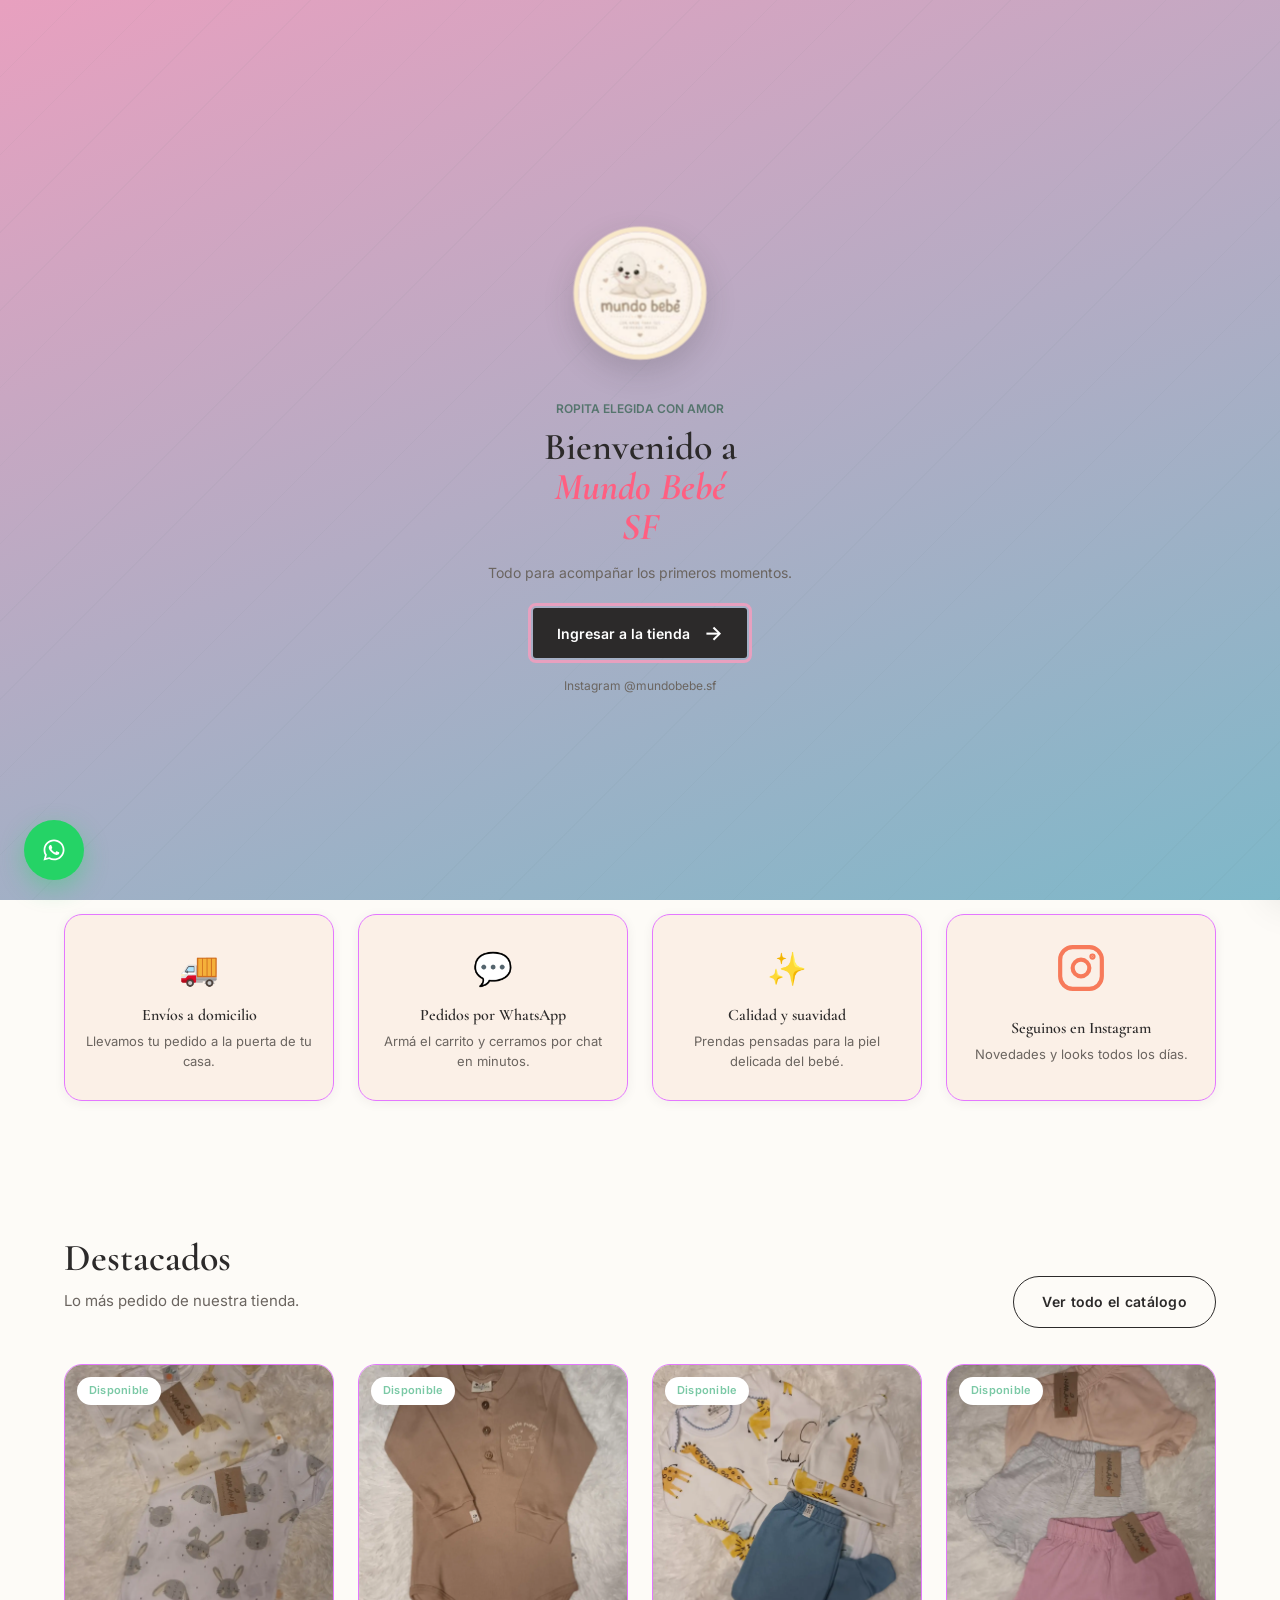
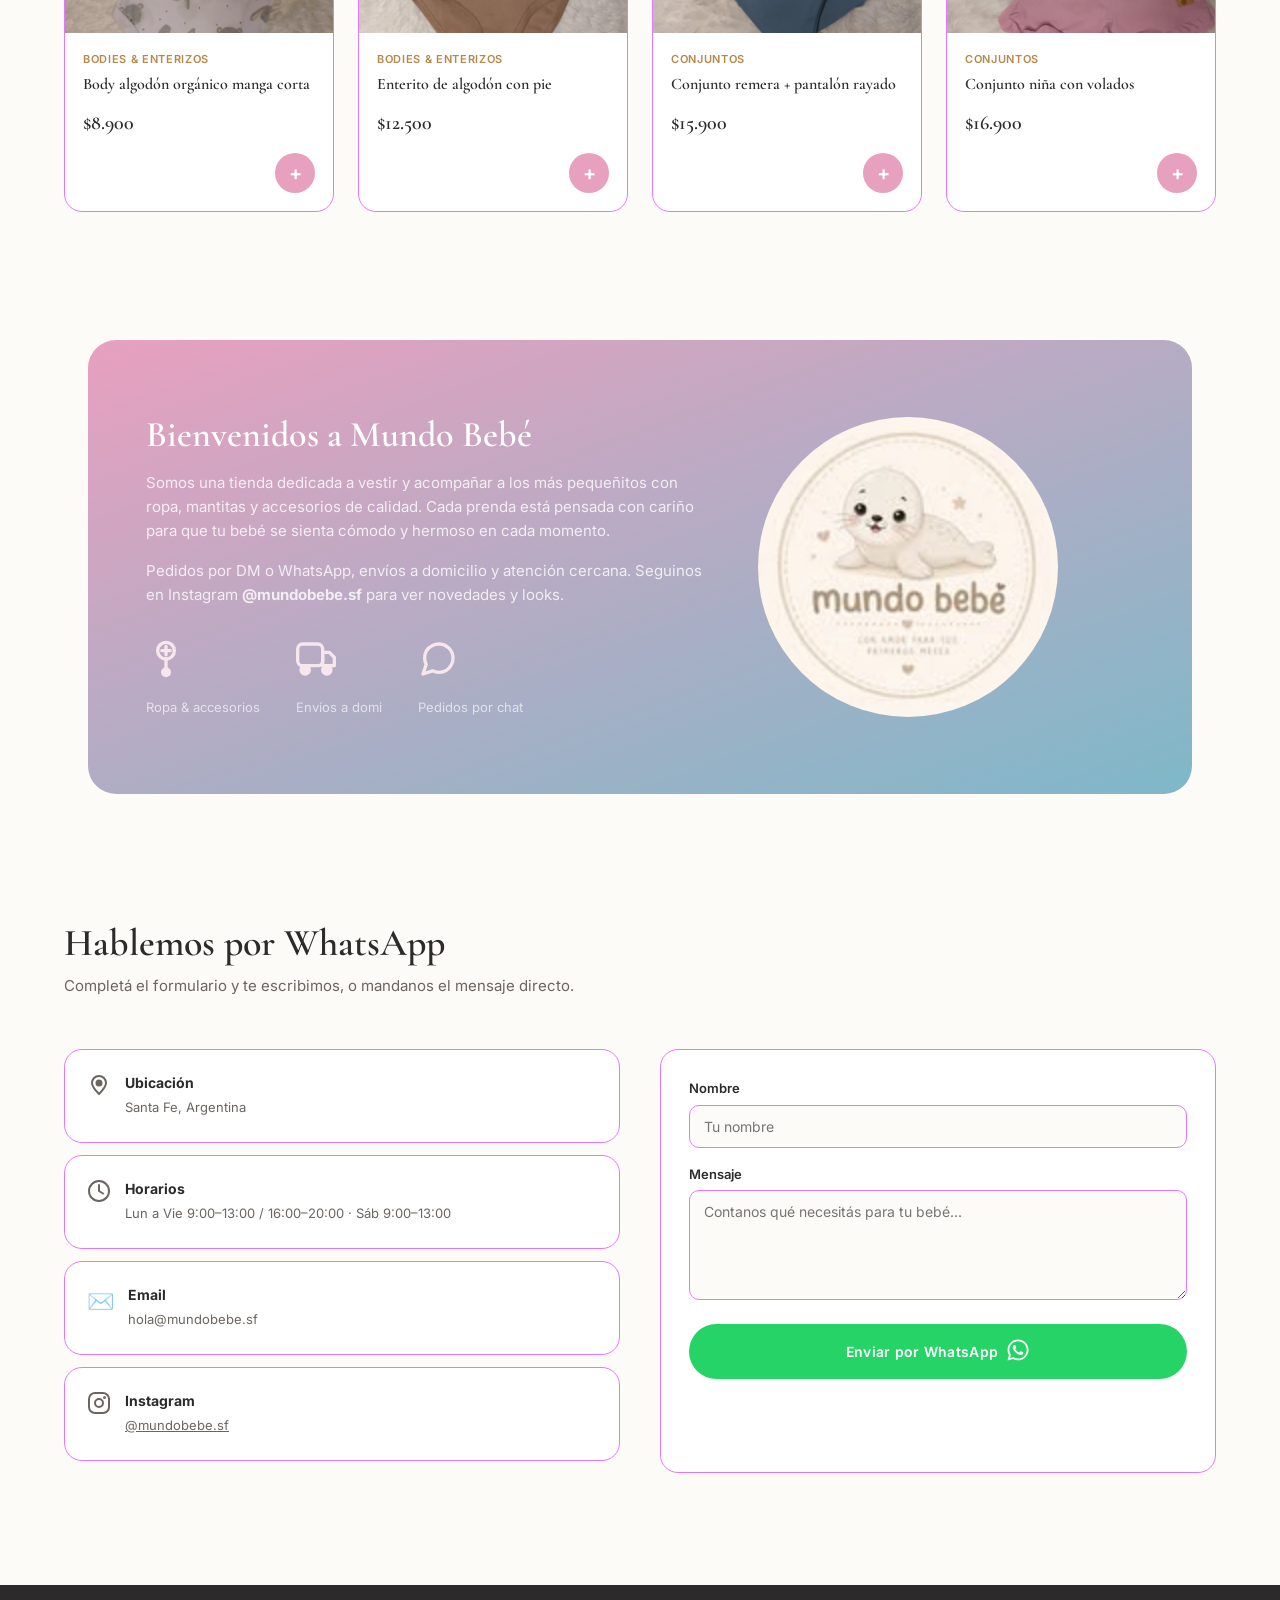
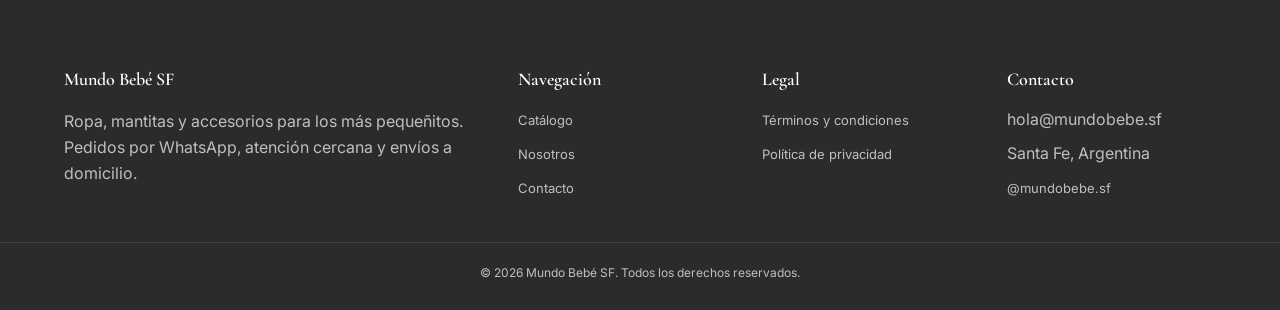
<file: index.html>
<!DOCTYPE html>
<html lang="es">

<head>
  <meta charset="UTF-8">
  <meta name="viewport" content="width=device-width, initial-scale=1.0">
  <title>Mundo Bebé SF — Ropa y accesorios para los más pequeñitos</title>
  <meta name="description"
    content="Tienda de ropa, mantitas y accesorios para bebé en Santa Fe. Pedidos por WhatsApp. Envíos a domicilio. Calidad y amor en cada prenda.">
  <meta name="keywords"
    content="ropa bebé, tienda bebé Santa Fe, bodies, pijamas bebé, mantitas, accesorios bebé, Mundo Bebé SF">
  <meta name="author" content="Mundo Bebé SF">
  <meta name="robots" content="index, follow">
  <link rel="canonical" href="https://mundobebe.sf/">
  <!-- Open Graph -->
  <meta property="og:type" content="website">
  <meta property="og:title" content="Mundo Bebé SF — Todo para los más pequeñitos">
  <meta property="og:description"
    content="Ropa, mantitas y accesorios para bebé. Pedidos por WhatsApp. Envíos a domicilio.">
  <meta property="og:url" content="https://mundobebe.sf/">
  <meta property="og:locale" content="es_AR">
  <!-- Twitter -->
  <meta name="twitter:card" content="summary_large_image">
  <meta name="twitter:title" content="Mundo Bebé SF">
  <meta name="twitter:description" content="Ropa y accesorios para bebé en Santa Fe. Pedidos por WhatsApp.">
  <link rel="stylesheet" href="./css/style.css">
  <link rel="icon"
    href="data:image/svg+xml,<svg xmlns='http://www.w3.org/2000/svg' viewBox='0 0 100 100'><text y='.9em' font-size='90'>👶</text></svg>">
</head>

<body>

  <div class="entry-screen" id="entry-screen" role="dialog" aria-modal="true" aria-labelledby="entry-title">
    <div class="entry-screen-content">
      <div class="entry-coin-stage" aria-hidden="true">
        <div class="entry-coin">
          <span class="entry-coin-edge"></span>
          <img class="entry-coin-face front" src="assets/instagram/logo.jpg" alt="">
          <img class="entry-coin-face back" src="assets/instagram/logo.jpg" alt="">
        </div>
      </div>
      <p class="entry-eyebrow">Ropita elegida con amor</p>
      <h1 id="entry-title">Bienvenido a <em>Mundo Bebé SF</em></h1>
      <p class="entry-description">Todo para acompañar los primeros momentos.</p>
      <button class="entry-button" id="entry-enter" type="button">Ingresar a la tienda <span
          aria-hidden="true">→</span></button>
      <a class="entry-instagram" href="https://www.instagram.com/mundobebe.sf/" target="_blank" rel="noopener">Instagram
        @mundobebe.sf</a>
    </div>
  </div>

  <div class="topbar">
    <div class="container">
      <span id="topbar-hours">Cargando horarios…</span>
      <a href="https://www.instagram.com/mundobebe.sf/" target="_blank" rel="noopener">Instagram @mundobebe.sf</a>
    </div>
  </div>

  <header class="site-header">
    <nav class="nav container">
      <a href="index.html" class="brand">
        <span class="brand-mark"><img src="assets/instagram/logo.jpg" alt="Logo de Mundo Bebé SF"></span>
        <span class="brand-name" id="brand-name">Mundo Bebé SF</span>
      </a>
      <ul class="nav-links" id="nav-links">
        <li><a href="index.html" class="active">Inicio</a></li>
        <li><a href="pages/catalogo.html">Catálogo</a></li>
        <li><a href="#nosotros">Nosotros</a></li>
        <li><a href="#contacto">Contacto</a></li>
      </ul>
      <div class="nav-actions">
        <button class="icon-btn" id="cart-open-btn" aria-label="Abrir carrito">
          🛒<span class="cart-badge" id="cart-badge">0</span>
        </button>
        <button class="menu-toggle" id="menu-toggle" aria-label="Abrir menú">☰</button>
      </div>
    </nav>
  </header>

  <!-- HERO estilo Bell-Vita: elegante, limpio, premium -->
  <section class="hero" id="inicio">
    <div class="container">
      <div>
        <span class="hero-eyebrow">Envíos a domicilio · Santa Fe</span>
        <h1>Todo para <em>los más pequeñitos</em>, con amor y estilo</h1>
        <p class="lead">Ropa, mantitas y accesorios pensados para acompañar cada etapa de tu bebé. Armá tu pedido acá y
          lo cerramos por WhatsApp en minutos.</p>
        <div class="hero-ctas">
          <a href="pages/catalogo.html" class="btn btn-primary">Ver catálogo</a>
          <a href="#contacto" class="btn btn-secondary">Contactanos</a>
        </div>
      </div>
      <div class="hero-art">
        <div class="hero-carousel" id="hero-carousel" role="region" aria-roledescription="carrusel"
          aria-label="Productos destacados">
          <div class="hero-carousel-stage" id="hero-carousel-stage"></div>
          <div class="hero-carousel-controls">
            <!-- <button type="button" class="hero-carousel-arrow" id="hero-prev" aria-label="Producto anterior">‹</button> -->
            <!-- <div class="hero-carousel-dots" id="hero-carousel-dots"></div> -->
            <!-- <button type="button" class="hero-carousel-arrow" id="hero-next" aria-label="Producto siguiente">›</button> -->
            <button type="button" class="hero-carousel-toggle" id="hero-toggle" aria-label="Pausar carrusel">Ⅱ</button>
          </div>
        </div>
      </div>
    </div>
    <div class="hero-scroll">Scroll</div>
  </section>

  <!-- Features -->
  <section class="section" style="padding-top:0;padding-bottom:24px">
    <div class="container">
      <div class="features">
        <div class="feature-card reveal">
          <div class="ic">🚚</div>
          <h3>Envíos a domicilio</h3>
          <p>Llevamos tu pedido a la puerta de tu casa.</p>
        </div>
        <div class="feature-card reveal">
          <div class="ic">💬</div>
          <h3>Pedidos por WhatsApp</h3>
          <p>Armá el carrito y cerramos por chat en minutos.</p>
        </div>
        <div class="feature-card reveal">
          <div class="ic">✨</div>
          <h3>Calidad y suavidad</h3>
          <p>Prendas pensadas para la piel delicada del bebé.</p>
        </div>
        <div class="feature-card reveal">
          <div class="ic"><div class="" style="color: rgb(247, 122, 90);"><svg xmlns="http://w3.org" viewBox="0 0 24 24" width="50" height="50" fill="none"
                  stroke="currentColor" stroke-width="2" stroke-linecap="round" stroke-linejoin="round">
                  <rect x="2" y="2" width="20" height="20" rx="6" ry="6"></rect>
                  <circle cx="12" cy="12" r="4"></circle>
                  <circle cx="17.5" cy="6.5" r="0.5" fill="currentColor"></circle>
                </svg></div></div>
          <h3>Seguinos en Instagram</h3>
          <p>Novedades y looks todos los días.</p>
        </div>
      </div>
    </div>
  </section>

  <!-- Destacados -->
  <section class="section" id="destacados">
    <div class="container">
      <div class="section-head reveal">
        <div>
          <h2>Destacados</h2>
          <p>Lo más pedido de nuestra tienda.</p>
        </div>
        <a href="pages/catalogo.html" class="btn btn-secondary">Ver todo el catálogo</a>
      </div>
      <div class="grid" id="featured-grid">
        <!-- inyectado por JS -->
      </div>
    </div>
  </section>

  <!-- Nosotros -->
  <section class="section" id="nosotros">
    <div class="container">
      <div class="about reveal">
        <div class="about-inner">
          <div>
            <h2>Bienvenidos a Mundo Bebé</h2>
            <p>Somos una tienda dedicada a vestir y acompañar a los más pequeñitos con ropa, mantitas y accesorios de
              calidad. Cada prenda está pensada con cariño para que tu bebé se sienta cómodo y hermoso en cada momento.
            </p>
            <p>Pedidos por DM o WhatsApp, envíos a domicilio y atención cercana. Seguinos en Instagram
              <strong>@mundobebe.sf</strong> para ver novedades y looks.</p>
            <div class="stat-row">
              <div class="stat"><b>
                  <div class=""><svg xmlns="http://w3.org" viewBox="0 0 24 24" width="40" height="40" fill="none"
                      stroke="currentColor" stroke-width="2" stroke-linecap="round" stroke-linejoin="round">
                      <circle cx="12" cy="7" r="5" />
                      <path d="M12 12v6" />
                      <circle cx="12" cy="20" r="2" fill="currentColor" />
                      <path d="M9.5 7h5" />
                      <path d="M12 4.5v5" />
                    </svg>
                  </div>
                </b><span>Ropa &amp; accesorios</span></div>
              <div class="stat"><b>
                  <div class=""><svg xmlns="http://w3.org" viewBox="0 0 24 24" width="40" height="40" fill="none"
                      stroke="currentColor" stroke-width="2" stroke-linecap="round" stroke-linejoin="round">
                      <rect x="1" y="3" width="15" height="13" rx="3" ry="3"></rect>
                      <polygon points="16 8 20 8 23 11 23 16 16 16 16 8"></polygon>
                      <circle cx="5.5" cy="18.5" r="2.5" fill="currentColor"></circle>
                      <circle cx="18.5" cy="18.5" r="2.5" fill="currentColor"></circle>
                    </svg>
                  </div>
                </b><span>Envíos a domi</span></div>
              <div class="stat"><b><div class=""><svg xmlns="http://w3.org" viewBox="0 0 24 24" width="40" height="40" fill="none" stroke="currentColor" stroke-width="2" stroke-linecap="round" stroke-linejoin="round">
  <path d="M21 11.5a8.38 8.38 0 0 1-.9 3.8 8.5 8.5 0 0 1-7.6 4.7 8.38 8.38 0 0 1-3.8-.9L3 21l1.9-5.7a8.38 8.38 0 0 1-.9-3.8 8.5 8.5 0 0 1 4.7-7.6 8.38 8.38 0 0 1 3.8-.9h.5a8.48 8.48 0 0 1 8 8v.5z"></path>
</svg>
</div></b><span>Pedidos por chat</span></div>
            </div>
          </div>
          <div class="about-art"><img src="assets/instagram/logo.jpg" class="img-about"
              alt="Logo about de Mundo Bebé SF"></div>
        </div>
      </div>
    </div>
  </section>

  <!-- Contacto -->
  <section class="section" id="contacto">
    <div class="container">
      <div class="section-head reveal">
        <div>
          <h2>Hablemos por WhatsApp</h2>
          <p>Completá el formulario y te escribimos, o mandanos el mensaje directo.</p>
        </div>
      </div>
      <div class="contact-grid reveal">
        <div>
          <div class="info-card">
            <span class="ic">
              <div class=""><svg xmlns="http://w3.org" viewBox="0 0 24 24" width="24" height="24" fill="none"
                  stroke="currentColor" stroke-width="2" stroke-linecap="round" stroke-linejoin="round">
                  <path d="M12 21c3.5-3.5 7-7.2 7-11a7 7 0 1 0-14 0c0 3.8 3.5 7.5 7 11z"></path>
                  <circle cx="12" cy="10" r="2.5" fill="currentColor"></circle>
                </svg>
              </div>
            </span>
            <div><b>Ubicación</b><span id="contact-address">—</span></div>
          </div>
          <div class="info-card">
            <span class="ic">
              <div class=""><svg xmlns="http://w3.org" viewBox="0 0 24 24" width="24" height="24" fill="none"
                  stroke="currentColor" stroke-width="2" stroke-linecap="round" stroke-linejoin="round">
                  <circle cx="12" cy="12" r="10"></circle>
                  <path d="M12 6v6l4 2.5" stroke-linecap="round"></path>
                </svg>
              </div>
            </span>
            <div><b>Horarios</b><span id="contact-hours">—</span></div>
          </div>
          <div class="info-card">
            <span class="ic">✉️</span>
            <div><b>Email</b><span id="contact-email">—</span></div>
          </div>
          <div class="info-card">
            <span class="ic">
              <div class=""><svg xmlns="http://w3.org" viewBox="0 0 24 24" width="24" height="24" fill="none"
                  stroke="currentColor" stroke-width="2" stroke-linecap="round" stroke-linejoin="round">
                  <rect x="2" y="2" width="20" height="20" rx="6" ry="6"></rect>
                  <circle cx="12" cy="12" r="4"></circle>
                  <circle cx="17.5" cy="6.5" r="0.5" fill="currentColor"></circle>
                </svg></div>
            </span>
            <div><b>Instagram</b><span><a id="contact-ig" href="https://www.instagram.com/mundobebe.sf/" target="_blank"
                  rel="noopener">@mundobebe.sf</a></span></div>
          </div>
        </div>
        <form class="form-card" id="contact-form">
          <div class="field">
            <label for="cf-name">Nombre</label>
            <input type="text" id="cf-name" required placeholder="Tu nombre">
          </div>
          <div class="field">
            <label for="cf-msg">Mensaje</label>
            <textarea id="cf-msg" required placeholder="Contanos qué necesitás para tu bebé..."></textarea>
          </div>
          <button type="submit" class="btn btn-whatsapp btn-block">Enviar por WhatsApp <div><svg xmlns="http://w3.org"
                viewBox="0 0 448 512" width="24" height="24" fill="currentColor">
                <path
                  d="M380.9 97.1C339 55.1 283.2 32 223.9 32c-122.4 0-222 99.6-222 222 0 39.1 10.2 77.3 29.6 111L0 480l117.7-30.9c32.4 17.7 68.9 27 106.1 27h.1c122.3 0 224.1-99.6 224.1-222 0-59.3-25.2-115-67.1-157zm-157 341.6c-33.2 0-65.7-8.9-94-25.7l-6.7-4-69.8 18.3L72 359.2l-4.4-7c-18.5-29.4-28.2-63.3-28.2-98.2 0-101.7 82.8-184.5 184.6-184.5 49.3 0 95.6 19.2 130.4 54.1 34.8 34.9 56.2 81.2 56.1 130.5 0 101.8-84.9 184.6-186.6 184.6zm101.2-138.2c-5.5-2.8-32.8-16.2-37.9-18-5.1-1.9-8.8-2.8-12.5 2.8-3.7 5.6-14.3 18-17.6 21.8-3.2 3.7-6.5 4.2-12 1.4-32.6-16.3-54-29.1-75.5-66-5.7-9.8 5.7-9.1 16.3-30.3 1.8-3.7 .9-6.9-.5-9.7-1.4-2.8-12.5-30.1-17.1-41.2-4.5-10.8-9.1-9.3-12.5-9.5-3.2-.2-6.9-.2-10.6-.2-3.7 0-9.7 1.4-14.8 6.9-5.1 5.6-19.4 19-19.4 46.3 0 27.3 19.9 53.7 22.6 57.4 2.8 3.7 39.1 59.7 94.8 83.8 35.2 15.2 49 16.5 66.6 13.9 10.7-1.6 32.8-13.4 37.4-26.4 4.6-13 4.6-24.1 3.2-26.4-1.3-2.5-5-3.9-10.5-6.6z" />
              </svg> </div></button>
        </form>
      </div>
    </div>
  </section>

  <footer>
    <div class="container footer-grid">
      <div>
        <h4 id="footer-brand">Mundo Bebé SF</h4>
        <p>Ropa, mantitas y accesorios para los más pequeñitos. Pedidos por WhatsApp, atención cercana y envíos a
          domicilio.</p>
      </div>
      <div>
        <h4>Navegación</h4>
        <ul>
          <li><a href="pages/catalogo.html">Catálogo</a></li>
          <li><a href="#nosotros">Nosotros</a></li>
          <li><a href="#contacto">Contacto</a></li>
        </ul>
      </div>
      <div>
        <h4>Legal</h4>
        <ul>
          <li><a href="pages/terminos.html">Términos y condiciones</a></li>
          <li><a href="pages/privacidad.html">Política de privacidad</a></li>
        </ul>
      </div>
      <div>
        <h4>Contacto</h4>
        <ul>
          <li id="footer-email">—</li>
          <li id="footer-address">—</li>
          <li><a href="https://www.instagram.com/mundobebe.sf/" target="_blank" rel="noopener">@mundobebe.sf</a></li>
        </ul>
      </div>
    </div>
    <div class="footer-bottom">© <span id="year"></span> Mundo Bebé SF. Todos los derechos reservados.</div>
  </footer>

  <button class="fab-whatsapp" id="fab-whatsapp" aria-label="Escribinos por WhatsApp"> <svg xmlns="http://w3.org"
      viewBox="0 0 448 512" width="24" height="24" fill="currentColor">
      <path
        d="M380.9 97.1C339 55.1 283.2 32 223.9 32c-122.4 0-222 99.6-222 222 0 39.1 10.2 77.3 29.6 111L0 480l117.7-30.9c32.4 17.7 68.9 27 106.1 27h.1c122.3 0 224.1-99.6 224.1-222 0-59.3-25.2-115-67.1-157zm-157 341.6c-33.2 0-65.7-8.9-94-25.7l-6.7-4-69.8 18.3L72 359.2l-4.4-7c-18.5-29.4-28.2-63.3-28.2-98.2 0-101.7 82.8-184.5 184.6-184.5 49.3 0 95.6 19.2 130.4 54.1 34.8 34.9 56.2 81.2 56.1 130.5 0 101.8-84.9 184.6-186.6 184.6zm101.2-138.2c-5.5-2.8-32.8-16.2-37.9-18-5.1-1.9-8.8-2.8-12.5 2.8-3.7 5.6-14.3 18-17.6 21.8-3.2 3.7-6.5 4.2-12 1.4-32.6-16.3-54-29.1-75.5-66-5.7-9.8 5.7-9.1 16.3-30.3 1.8-3.7 .9-6.9-.5-9.7-1.4-2.8-12.5-30.1-17.1-41.2-4.5-10.8-9.1-9.3-12.5-9.5-3.2-.2-6.9-.2-10.6-.2-3.7 0-9.7 1.4-14.8 6.9-5.1 5.6-19.4 19-19.4 46.3 0 27.3 19.9 53.7 22.6 57.4 2.8 3.7 39.1 59.7 94.8 83.8 35.2 15.2 49 16.5 66.6 13.9 10.7-1.6 32.8-13.4 37.4-26.4 4.6-13 4.6-24.1 3.2-26.4-1.3-2.5-5-3.9-10.5-6.6z" />
    </svg></button>
  <!-- <button class="fab-cart" id="fab-cart" aria-label="Abrir carrito">
  🛒<span class="cart-badge" id="cart-badge-2">0</span>
</button> -->

  <div class="overlay" id="overlay"></div>
  <aside class="drawer" id="cart-drawer" aria-label="Carrito de compras">
    <div class="drawer-head">
      <h3>Tu carrito</h3>
      <button class="drawer-close" id="drawer-close" aria-label="Cerrar carrito">✕</button>
    </div>
    <div class="drawer-items" id="drawer-items"></div>
    <div class="drawer-foot">
      <div class="drawer-total"><span>Total</span><span id="drawer-total">$0</span></div>
      <button class="btn btn-whatsapp btn-block" id="checkout-btn">Pedir por WhatsApp </button>
    </div>
  </aside>

  <div class="toast" id="toast"></div>

  <script src="./js/config.js"></script>
  <script src="./js/store.js"></script>
  <script src="./js/main.js?v=5"></script>
</body>

</html>
</file>
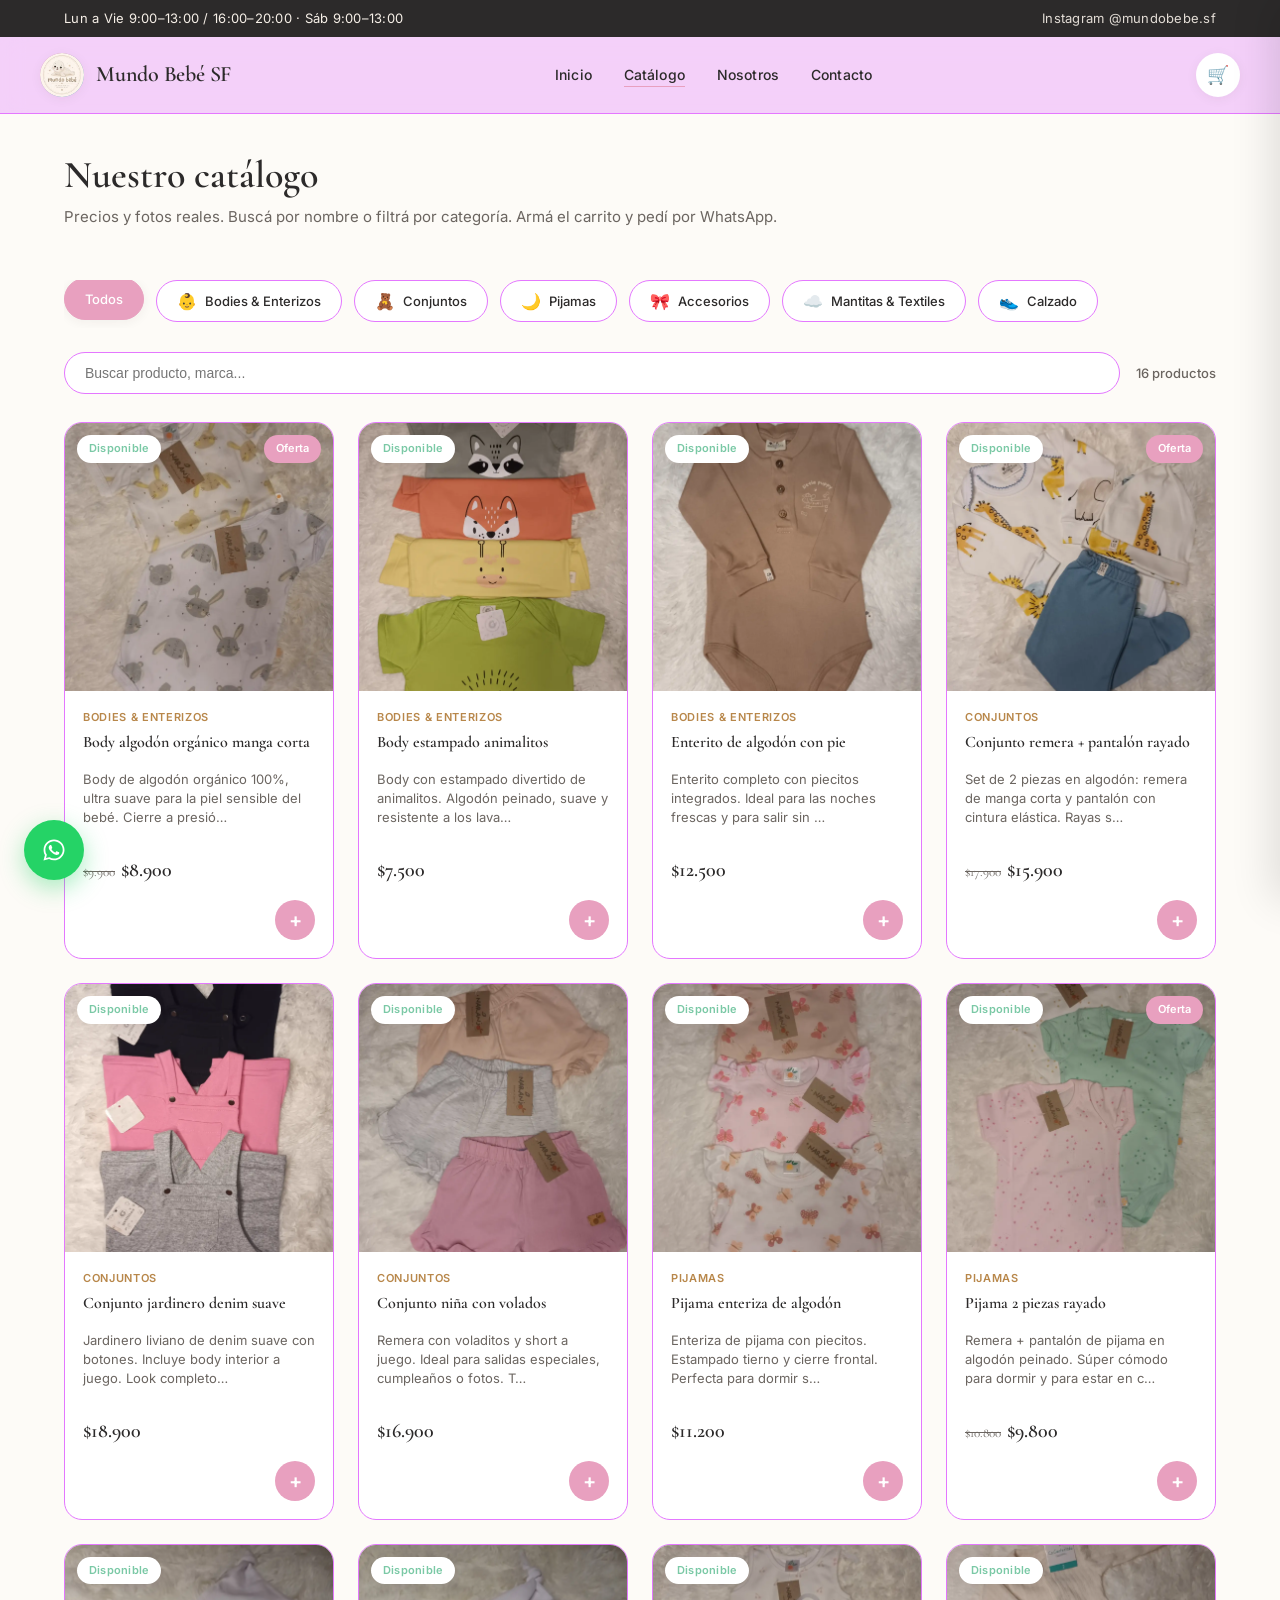
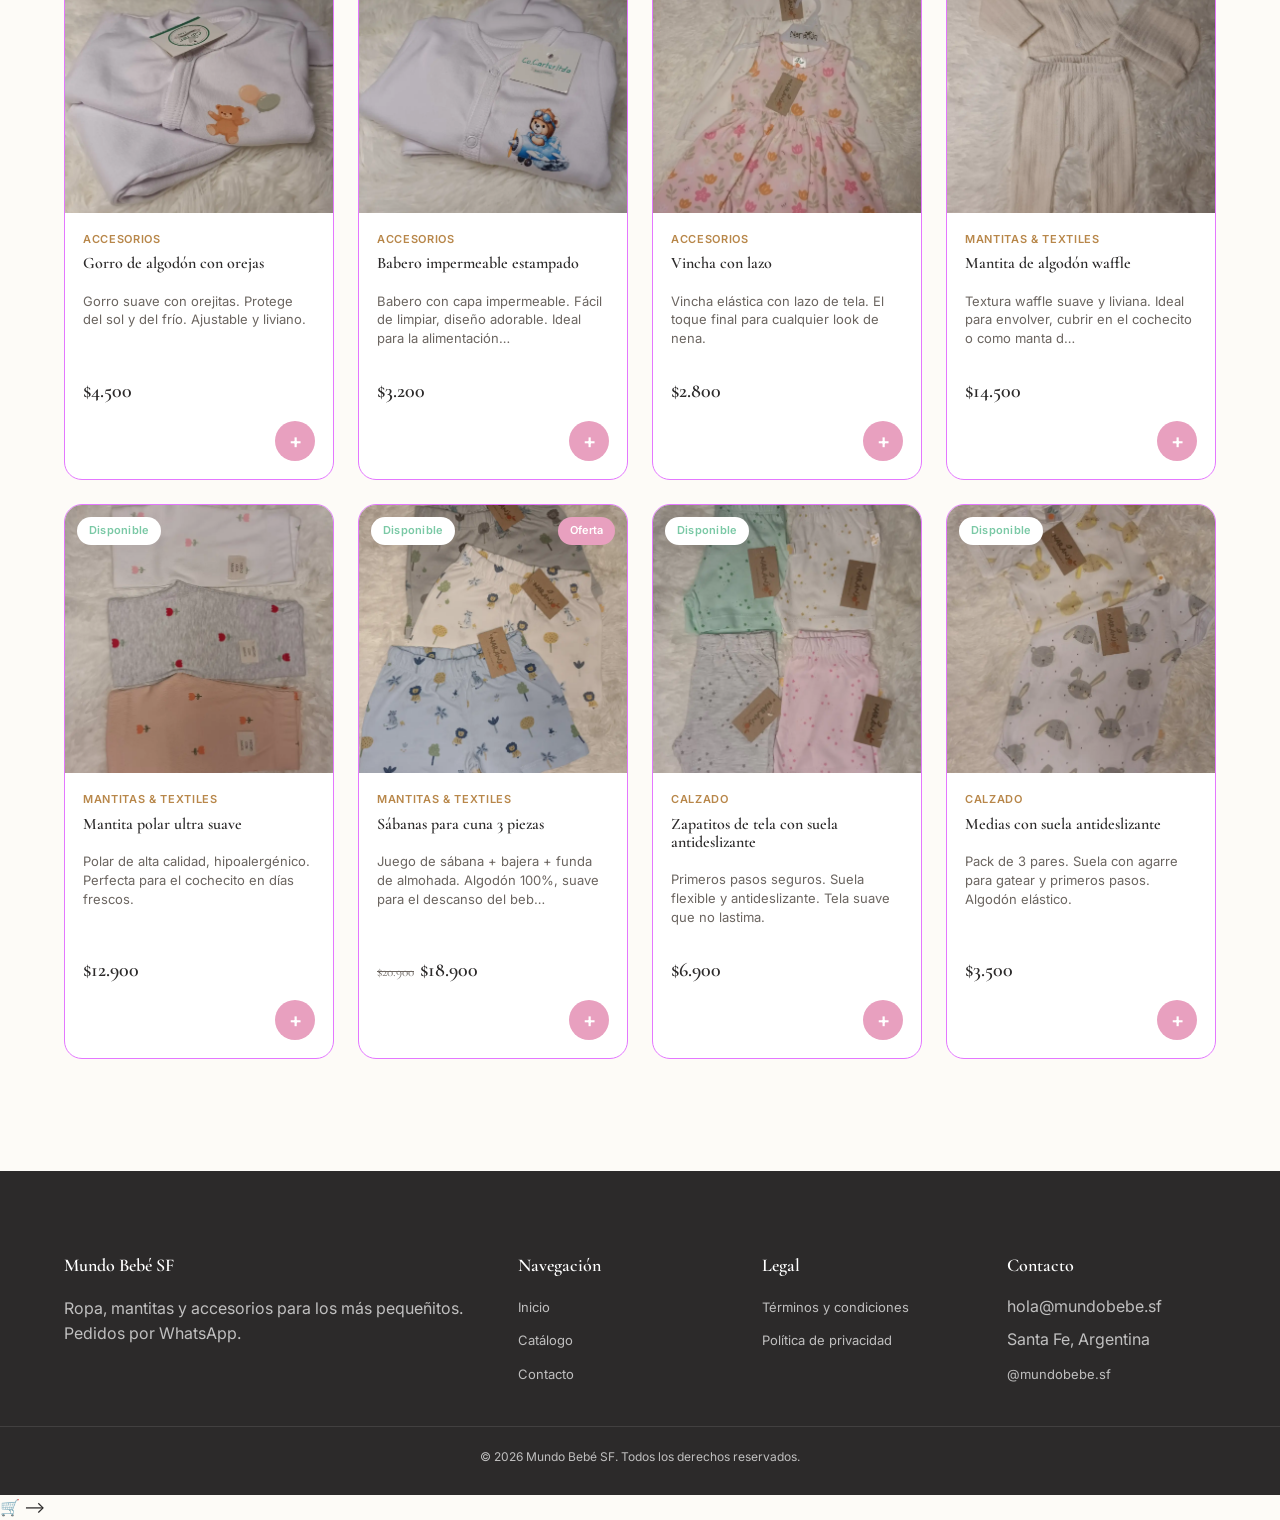
<file: pages/catalogo.html>
<!DOCTYPE html>
<html lang="es">
<head>
  <meta charset="UTF-8">
  <meta name="viewport" content="width=device-width, initial-scale=1.0">
  <title>Catálogo — Mundo Bebé SF</title>
  <meta name="description" content="Catálogo completo de ropa, bodies, pijamas, mantitas y accesorios para bebé. Precios y stock actualizados. Pedidos por WhatsApp.">
  <meta name="robots" content="index, follow">
  <link rel="canonical" href="https://mundobebe.sf/pages/catalogo.html">
  <link rel="stylesheet" href="../css/style.css">
  <link rel="icon" href="data:image/svg+xml,<svg xmlns='http://www.w3.org/2000/svg' viewBox='0 0 100 100'><text y='.9em' font-size='90'>👶</text></svg>">
</head>
<body>

<div class="topbar">
  <div class="container">
    <span id="topbar-hours">Cargando horarios…</span>
    <a href="https://www.instagram.com/mundobebe.sf/" target="_blank" rel="noopener">Instagram @mundobebe.sf</a>
  </div>
</div>

<header class="site-header">
  <nav class="nav container">
    <a href="../index.html" class="brand">
      <span class="brand-mark"><img src="../assets/instagram/logo.jpg" alt="Logo de Mundo Bebé SF"></span>
      <span class="brand-name" id="brand-name">Mundo Bebé SF</span>
    </a>
    <ul class="nav-links" id="nav-links">
      <li><a href="../index.html">Inicio</a></li>
      <li><a href="catalogo.html" class="active">Catálogo</a></li>
      <li><a href="../index.html#nosotros">Nosotros</a></li>
      <li><a href="../index.html#contacto">Contacto</a></li>
    </ul>
    <div class="nav-actions">
      <button class="icon-btn" id="cart-open-btn" aria-label="Abrir carrito">
        🛒<span class="cart-badge" id="cart-badge">0</span>
      </button>
      <button class="menu-toggle" id="menu-toggle" aria-label="Abrir menú">☰</button>
    </div>
  </nav>
</header>

<section class="section" style="padding-top:40px">
  <div class="container">
    <div class="section-head reveal">
      <div>
        <h2>Nuestro catálogo</h2>
        <p>Precios y fotos reales. Buscá por nombre o filtrá por categoría. Armá el carrito y pedí por WhatsApp.</p>
      </div>
    </div>

    <section class="categories" style="padding:0 0 24px">
      <div class="cat-scroll" id="cat-scroll">
        <button class="cat-chip active" data-cat="all">Todos</button>
      </div>
    </section>

    <div class="catalog-toolbar reveal">
      <input type="search" id="product-search" placeholder="Buscar producto, marca..." autocomplete="off">
      <span id="product-count" class="product-count"></span>
    </div>

    <div id="catalog-loading" class="catalog-loading">Cargando catálogo…</div>
    <div class="grid" id="product-grid" style="display:none">
      <!-- productos inyectados por JS -->
    </div>
  </div>
</section>

<footer>
  <div class="container footer-grid">
    <div>
      <h4 id="footer-brand">Mundo Bebé SF</h4>
      <p>Ropa, mantitas y accesorios para los más pequeñitos. Pedidos por WhatsApp.</p>
    </div>
    <div>
      <h4>Navegación</h4>
      <ul>
        <li><a href="../index.html">Inicio</a></li>
        <li><a href="catalogo.html">Catálogo</a></li>
        <li><a href="../index.html#contacto">Contacto</a></li>
      </ul>
    </div>
    <div>
      <h4>Legal</h4>
      <ul>
        <li><a href="terminos.html">Términos y condiciones</a></li>
        <li><a href="privacidad.html">Política de privacidad</a></li>
      </ul>
    </div>
    <div>
      <h4>Contacto</h4>
      <ul>
        <li id="footer-email">—</li>
        <li id="footer-address">—</li>
        <li><a href="https://www.instagram.com/mundobebe.sf/" target="_blank" rel="noopener">@mundobebe.sf</a></li>
      </ul>
    </div>
  </div>
  <div class="footer-bottom">© <span id="year"></span> Mundo Bebé SF. Todos los derechos reservados.</div>
</footer>

<button class="fab-whatsapp" id="fab-whatsapp" aria-label="Escribinos por WhatsApp">  <svg xmlns="http://w3.org" viewBox="0 0 448 512" width="24" height="24" fill="currentColor">
    <path d="M380.9 97.1C339 55.1 283.2 32 223.9 32c-122.4 0-222 99.6-222 222 0 39.1 10.2 77.3 29.6 111L0 480l117.7-30.9c32.4 17.7 68.9 27 106.1 27h.1c122.3 0 224.1-99.6 224.1-222 0-59.3-25.2-115-67.1-157zm-157 341.6c-33.2 0-65.7-8.9-94-25.7l-6.7-4-69.8 18.3L72 359.2l-4.4-7c-18.5-29.4-28.2-63.3-28.2-98.2 0-101.7 82.8-184.5 184.6-184.5 49.3 0 95.6 19.2 130.4 54.1 34.8 34.9 56.2 81.2 56.1 130.5 0 101.8-84.9 184.6-186.6 184.6zm101.2-138.2c-5.5-2.8-32.8-16.2-37.9-18-5.1-1.9-8.8-2.8-12.5 2.8-3.7 5.6-14.3 18-17.6 21.8-3.2 3.7-6.5 4.2-12 1.4-32.6-16.3-54-29.1-75.5-66-5.7-9.8 5.7-9.1 16.3-30.3 1.8-3.7 .9-6.9-.5-9.7-1.4-2.8-12.5-30.1-17.1-41.2-4.5-10.8-9.1-9.3-12.5-9.5-3.2-.2-6.9-.2-10.6-.2-3.7 0-9.7 1.4-14.8 6.9-5.1 5.6-19.4 19-19.4 46.3 0 27.3 19.9 53.7 22.6 57.4 2.8 3.7 39.1 59.7 94.8 83.8 35.2 15.2 49 16.5 66.6 13.9 10.7-1.6 32.8-13.4 37.4-26.4 4.6-13 4.6-24.1 3.2-26.4-1.3-2.5-5-3.9-10.5-6.6z"/>
  </svg></button>
<!-- <button class="fab-cart" id="fab-cart" aria-label="Abrir carrito">
  🛒<span class="cart-badge" id="cart-badge-2">0</span>
</button> -->
  🛒<span class="cart-badge" id="cart-badge-2">0</span>
</button> -->

<div class="overlay" id="overlay"></div>
<aside class="drawer" id="cart-drawer" aria-label="Carrito de compras">
  <div class="drawer-head">
    <h3>Tu carrito</h3>
    <button class="drawer-close" id="drawer-close" aria-label="Cerrar carrito">✕</button>
  </div>
  <div class="drawer-items" id="drawer-items"></div>
  <div class="drawer-foot">
    <div class="drawer-total"><span>Total</span><span id="drawer-total">$0</span></div>
    <button class="btn btn-whatsapp btn-block" id="checkout-btn">Pedir por WhatsApp 📲</button>
  </div>
</aside>

<div class="toast" id="toast"></div>

<script src="../js/config.js"></script>
<script src="../js/store.js"></script>
<script src="../js/main.js"></script>
</body>
</html>
</file>
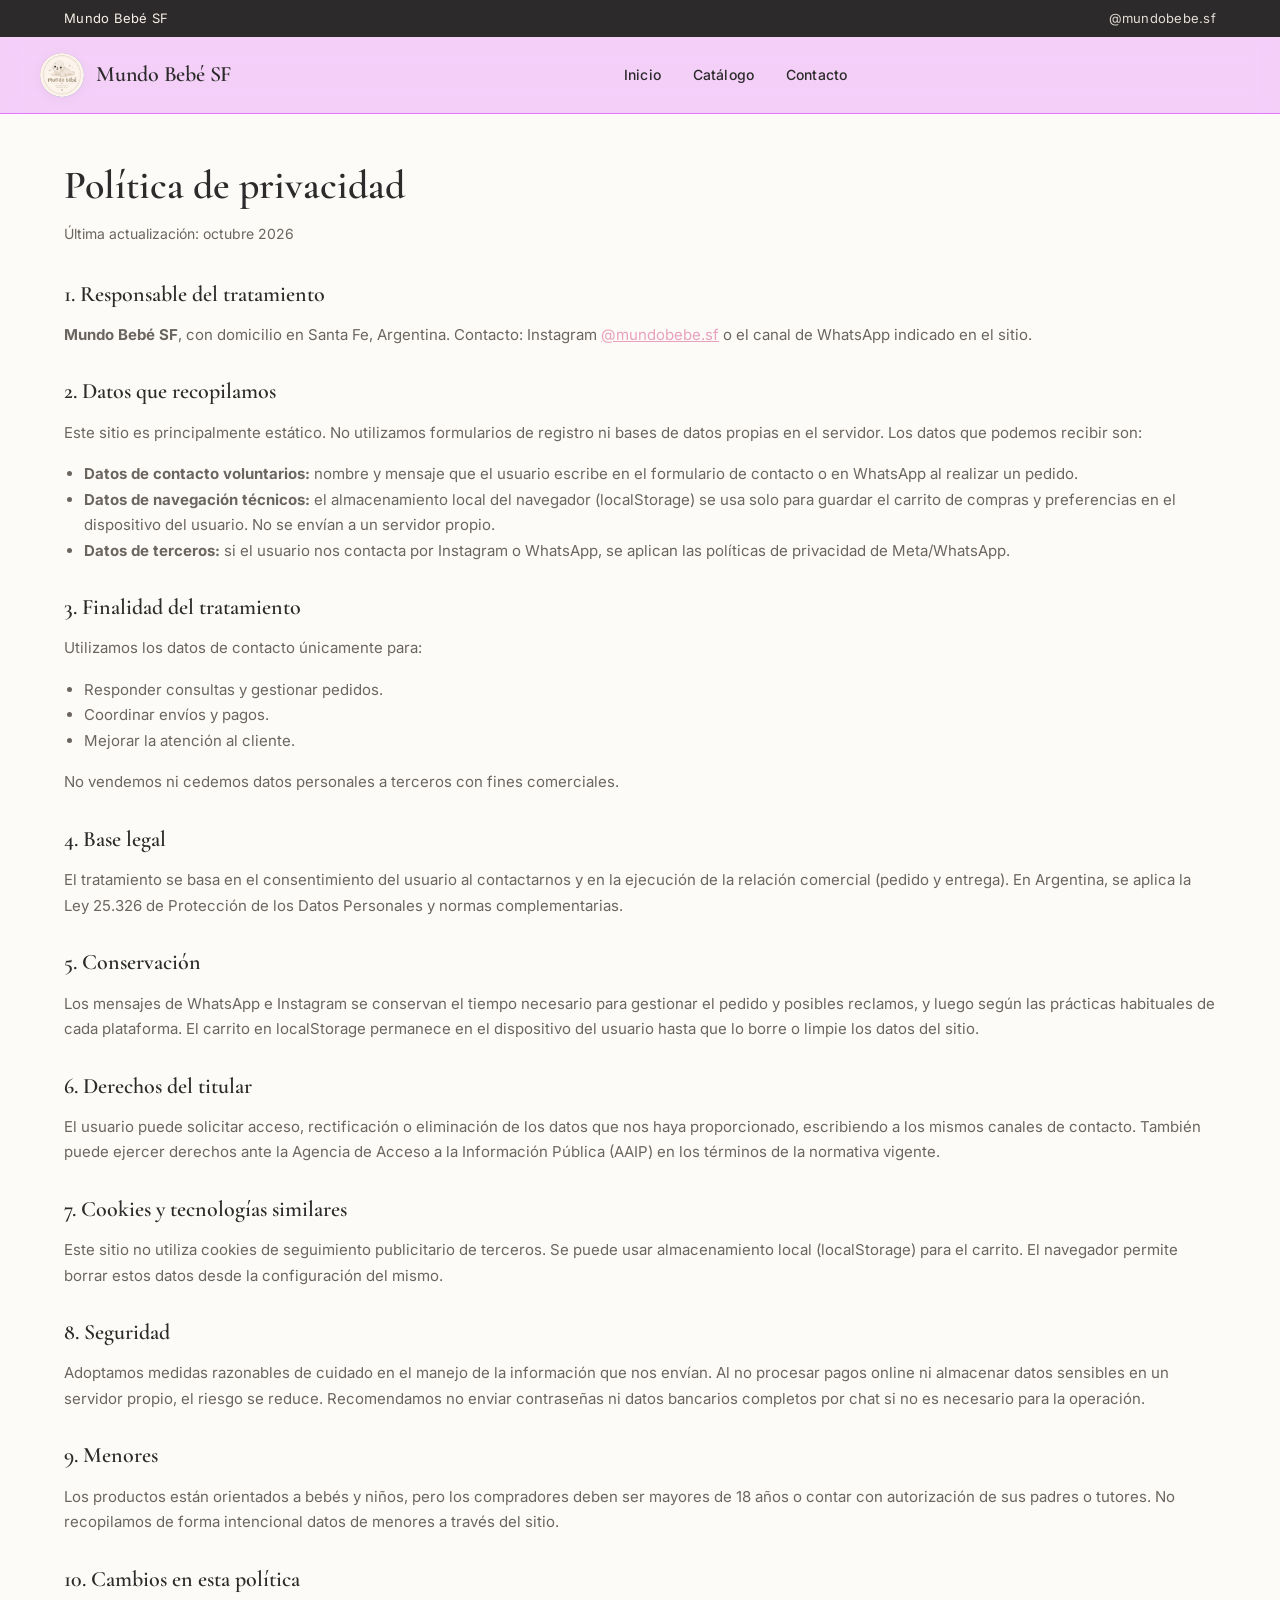
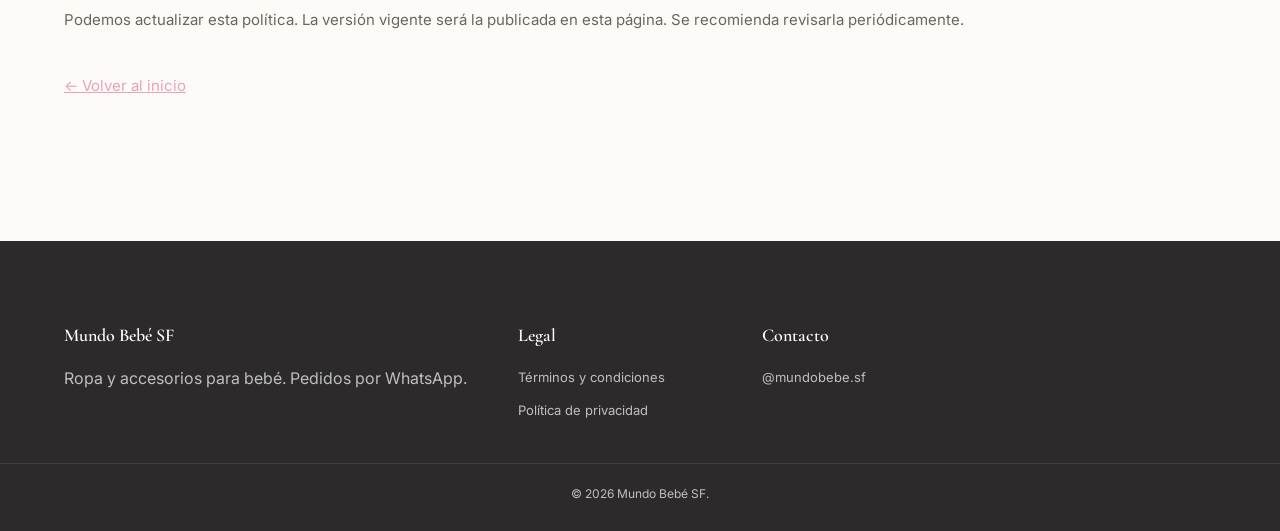
<file: pages/privacidad.html>
<!DOCTYPE html>
<html lang="es">
<head>
  <meta charset="UTF-8">
  <meta name="viewport" content="width=device-width, initial-scale=1.0">
  <title>Política de privacidad — Mundo Bebé SF</title>
  <meta name="description" content="Política de privacidad de Mundo Bebé SF. Cómo tratamos los datos personales que nos compartís al usar el sitio o pedirnos por WhatsApp.">
  <meta name="robots" content="index, follow">
  <link rel="canonical" href="https://mundobebe.sf/pages/privacidad.html">
  <link rel="stylesheet" href="../css/style.css">
  <link rel="icon" href="data:image/svg+xml,<svg xmlns='http://www.w3.org/2000/svg' viewBox='0 0 100 100'><text y='.9em' font-size='90'>👶</text></svg>">
</head>
<body>

<div class="topbar">
  <div class="container">
    <span>Mundo Bebé SF</span>
    <a href="https://www.instagram.com/mundobebe.sf/" target="_blank" rel="noopener">@mundobebe.sf</a>
  </div>
</div>

<header class="site-header">
  <nav class="nav container">
    <a href="../index.html" class="brand">
      <span class="brand-mark"><img src="../assets/instagram/logo.jpg" alt="Logo de Mundo Bebé SF"></span>
      <span class="brand-name">Mundo Bebé SF</span>
    </a>
    <ul class="nav-links" id="nav-links">
      <li><a href="../index.html">Inicio</a></li>
      <li><a href="catalogo.html">Catálogo</a></li>
      <li><a href="../index.html#contacto">Contacto</a></li>
    </ul>
    <div class="nav-actions">
      <button class="menu-toggle" id="menu-toggle" aria-label="Abrir menú">☰</button>
    </div>
  </nav>
</header>

<main class="legal-page">
  <div class="container">
    <h1>Política de privacidad</h1>
    <p class="meta">Última actualización: octubre 2026</p>

    <h2>1. Responsable del tratamiento</h2>
    <p><strong>Mundo Bebé SF</strong>, con domicilio en Santa Fe, Argentina. Contacto: Instagram <a href="https://www.instagram.com/mundobebe.sf/" target="_blank" rel="noopener">@mundobebe.sf</a> o el canal de WhatsApp indicado en el sitio.</p>

    <h2>2. Datos que recopilamos</h2>
    <p>Este sitio es principalmente estático. No utilizamos formularios de registro ni bases de datos propias en el servidor. Los datos que podemos recibir son:</p>
    <ul>
      <li><strong>Datos de contacto voluntarios:</strong> nombre y mensaje que el usuario escribe en el formulario de contacto o en WhatsApp al realizar un pedido.</li>
      <li><strong>Datos de navegación técnicos:</strong> el almacenamiento local del navegador (localStorage) se usa solo para guardar el carrito de compras y preferencias en el dispositivo del usuario. No se envían a un servidor propio.</li>
      <li><strong>Datos de terceros:</strong> si el usuario nos contacta por Instagram o WhatsApp, se aplican las políticas de privacidad de Meta/WhatsApp.</li>
    </ul>

    <h2>3. Finalidad del tratamiento</h2>
    <p>Utilizamos los datos de contacto únicamente para:</p>
    <ul>
      <li>Responder consultas y gestionar pedidos.</li>
      <li>Coordinar envíos y pagos.</li>
      <li>Mejorar la atención al cliente.</li>
    </ul>
    <p>No vendemos ni cedemos datos personales a terceros con fines comerciales.</p>

    <h2>4. Base legal</h2>
    <p>El tratamiento se basa en el consentimiento del usuario al contactarnos y en la ejecución de la relación comercial (pedido y entrega). En Argentina, se aplica la Ley 25.326 de Protección de los Datos Personales y normas complementarias.</p>

    <h2>5. Conservación</h2>
    <p>Los mensajes de WhatsApp e Instagram se conservan el tiempo necesario para gestionar el pedido y posibles reclamos, y luego según las prácticas habituales de cada plataforma. El carrito en localStorage permanece en el dispositivo del usuario hasta que lo borre o limpie los datos del sitio.</p>

    <h2>6. Derechos del titular</h2>
    <p>El usuario puede solicitar acceso, rectificación o eliminación de los datos que nos haya proporcionado, escribiendo a los mismos canales de contacto. También puede ejercer derechos ante la Agencia de Acceso a la Información Pública (AAIP) en los términos de la normativa vigente.</p>

    <h2>7. Cookies y tecnologías similares</h2>
    <p>Este sitio no utiliza cookies de seguimiento publicitario de terceros. Se puede usar almacenamiento local (localStorage) para el carrito. El navegador permite borrar estos datos desde la configuración del mismo.</p>

    <h2>8. Seguridad</h2>
    <p>Adoptamos medidas razonables de cuidado en el manejo de la información que nos envían. Al no procesar pagos online ni almacenar datos sensibles en un servidor propio, el riesgo se reduce. Recomendamos no enviar contraseñas ni datos bancarios completos por chat si no es necesario para la operación.</p>

    <h2>9. Menores</h2>
    <p>Los productos están orientados a bebés y niños, pero los compradores deben ser mayores de 18 años o contar con autorización de sus padres o tutores. No recopilamos de forma intencional datos de menores a través del sitio.</p>

    <h2>10. Cambios en esta política</h2>
    <p>Podemos actualizar esta política. La versión vigente será la publicada en esta página. Se recomienda revisarla periódicamente.</p>

    <p style="margin-top:40px"><a href="../index.html">← Volver al inicio</a></p>
  </div>
</main>

<footer>
  <div class="container footer-grid">
    <div>
      <h4>Mundo Bebé SF</h4>
      <p>Ropa y accesorios para bebé. Pedidos por WhatsApp.</p>
    </div>
    <div>
      <h4>Legal</h4>
      <ul>
        <li><a href="terminos.html">Términos y condiciones</a></li>
        <li><a href="privacidad.html">Política de privacidad</a></li>
      </ul>
    </div>
    <div>
      <h4>Contacto</h4>
      <ul>
        <li><a href="https://www.instagram.com/mundobebe.sf/" target="_blank" rel="noopener">@mundobebe.sf</a></li>
      </ul>
    </div>
  </div>
  <div class="footer-bottom">© <span id="year"></span> Mundo Bebé SF.</div>
</footer>

<script>
  document.getElementById("year").textContent = new Date().getFullYear();
  const menuToggle = document.getElementById("menu-toggle");
  const navLinks = document.getElementById("nav-links");
  if (menuToggle && navLinks) {
    menuToggle.addEventListener("click", () => navLinks.classList.toggle("open"));
  }
</script>
</body>
</html>
</file>
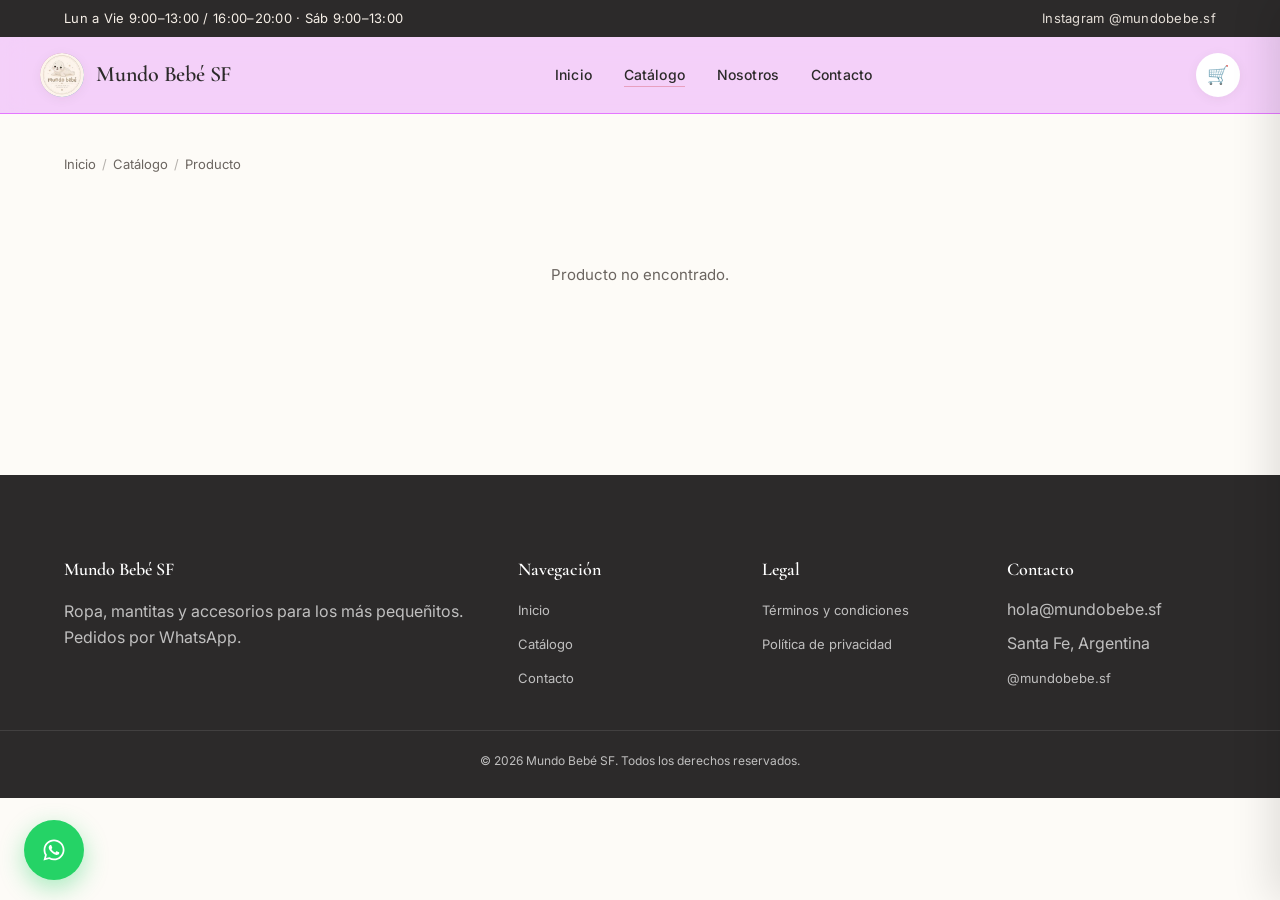
<file: pages/producto.html>
<!DOCTYPE html>
<html lang="es">
<head>
  <meta charset="UTF-8">
  <meta name="viewport" content="width=device-width, initial-scale=1.0">
  <title>Producto — Mundo Bebé SF</title>
  <meta name="description" content="Detalle de producto — ropa y accesorios para bebé. Mundo Bebé SF.">
  <meta name="robots" content="index, follow">
  <link rel="stylesheet" href="../css/style.css">
  <link rel="icon" href="data:image/svg+xml,<svg xmlns='http://www.w3.org/2000/svg' viewBox='0 0 100 100'><text y='.9em' font-size='90'>👶</text></svg>">
</head>
<body>

<div class="topbar">
  <div class="container">
    <span id="topbar-hours">Cargando horarios…</span>
    <a href="https://www.instagram.com/mundobebe.sf/" target="_blank" rel="noopener">Instagram @mundobebe.sf</a>
  </div>
</div>

<header class="site-header">
  <nav class="nav container">
    <a href="../index.html" class="brand">
      <span class="brand-mark"><img src="../assets/instagram/logo.jpg" alt="Logo de Mundo Bebé SF"></span>
      <span class="brand-name" id="brand-name">Mundo Bebé SF</span>
    </a>
    <ul class="nav-links" id="nav-links">
      <li><a href="../index.html">Inicio</a></li>
      <li><a href="catalogo.html" class="active">Catálogo</a></li>
      <li><a href="../index.html#nosotros">Nosotros</a></li>
      <li><a href="../index.html#contacto">Contacto</a></li>
    </ul>
    <div class="nav-actions">
      <button class="icon-btn" id="cart-open-btn" aria-label="Abrir carrito">
        🛒<span class="cart-badge" id="cart-badge">0</span>
      </button>
      <button class="menu-toggle" id="menu-toggle" aria-label="Abrir menú">☰</button>
    </div>
  </nav>
</header>

<main class="pdp">
  <div class="container">
    <nav class="pdp-breadcrumb" id="pdp-breadcrumb" aria-label="Breadcrumb">
      <a href="../index.html">Inicio</a>
      <span class="sep">/</span>
      <a href="catalogo.html">Catálogo</a>
      <span class="sep">/</span>
      <span id="bc-name">Producto</span>
    </nav>

    <div id="pdp-loading" class="catalog-loading">Cargando producto…</div>
    <div id="pdp-root" style="display:none"></div>

    <section class="pdp-related" id="pdp-related" style="display:none">
      <h2>También te puede interesar</h2>
      <div class="grid" id="related-grid"></div>
    </section>
  </div>
</main>

<footer>
  <div class="container footer-grid">
    <div>
      <h4 id="footer-brand">Mundo Bebé SF</h4>
      <p>Ropa, mantitas y accesorios para los más pequeñitos. Pedidos por WhatsApp.</p>
    </div>
    <div>
      <h4>Navegación</h4>
      <ul>
        <li><a href="../index.html">Inicio</a></li>
        <li><a href="catalogo.html">Catálogo</a></li>
        <li><a href="../index.html#contacto">Contacto</a></li>
      </ul>
    </div>
    <div>
      <h4>Legal</h4>
      <ul>
        <li><a href="terminos.html">Términos y condiciones</a></li>
        <li><a href="privacidad.html">Política de privacidad</a></li>
      </ul>
    </div>
    <div>
      <h4>Contacto</h4>
      <ul>
        <li id="footer-email">—</li>
        <li id="footer-address">—</li>
        <li><a href="https://www.instagram.com/mundobebe.sf/" target="_blank" rel="noopener">@mundobebe.sf</a></li>
      </ul>
    </div>
  </div>
  <div class="footer-bottom">© <span id="year"></span> Mundo Bebé SF. Todos los derechos reservados.</div>
</footer>

<button class="fab-whatsapp" id="fab-whatsapp" aria-label="Escribinos por WhatsApp">  <svg xmlns="http://w3.org" viewBox="0 0 448 512" width="24" height="24" fill="currentColor">
    <path d="M380.9 97.1C339 55.1 283.2 32 223.9 32c-122.4 0-222 99.6-222 222 0 39.1 10.2 77.3 29.6 111L0 480l117.7-30.9c32.4 17.7 68.9 27 106.1 27h.1c122.3 0 224.1-99.6 224.1-222 0-59.3-25.2-115-67.1-157zm-157 341.6c-33.2 0-65.7-8.9-94-25.7l-6.7-4-69.8 18.3L72 359.2l-4.4-7c-18.5-29.4-28.2-63.3-28.2-98.2 0-101.7 82.8-184.5 184.6-184.5 49.3 0 95.6 19.2 130.4 54.1 34.8 34.9 56.2 81.2 56.1 130.5 0 101.8-84.9 184.6-186.6 184.6zm101.2-138.2c-5.5-2.8-32.8-16.2-37.9-18-5.1-1.9-8.8-2.8-12.5 2.8-3.7 5.6-14.3 18-17.6 21.8-3.2 3.7-6.5 4.2-12 1.4-32.6-16.3-54-29.1-75.5-66-5.7-9.8 5.7-9.1 16.3-30.3 1.8-3.7 .9-6.9-.5-9.7-1.4-2.8-12.5-30.1-17.1-41.2-4.5-10.8-9.1-9.3-12.5-9.5-3.2-.2-6.9-.2-10.6-.2-3.7 0-9.7 1.4-14.8 6.9-5.1 5.6-19.4 19-19.4 46.3 0 27.3 19.9 53.7 22.6 57.4 2.8 3.7 39.1 59.7 94.8 83.8 35.2 15.2 49 16.5 66.6 13.9 10.7-1.6 32.8-13.4 37.4-26.4 4.6-13 4.6-24.1 3.2-26.4-1.3-2.5-5-3.9-10.5-6.6z"/>
  </svg></button>
<!-- <button class="fab-cart" id="fab-cart" aria-label="Abrir carrito">
  🛒<span class="cart-badge" id="cart-badge-2">0</span>
</button> -->

<div class="overlay" id="overlay"></div>
<aside class="drawer" id="cart-drawer" aria-label="Carrito de compras">
  <div class="drawer-head">
    <h3>Tu carrito</h3>
    <button class="drawer-close" id="drawer-close" aria-label="Cerrar carrito">✕</button>
  </div>
  <div class="drawer-items" id="drawer-items"></div>
  <div class="drawer-foot">
    <div class="drawer-total"><span>Total</span><span id="drawer-total">$0</span></div>
    <button class="btn btn-whatsapp btn-block" id="checkout-btn">Pedir por WhatsApp 📲</button>
  </div>
</aside>

<div class="toast" id="toast"></div>

<script src="../js/config.js"></script>
<script src="../js/store.js"></script>
<script src="../js/main.js"></script>
<script src="../js/product.js"></script>
</body>
</html>
</file>
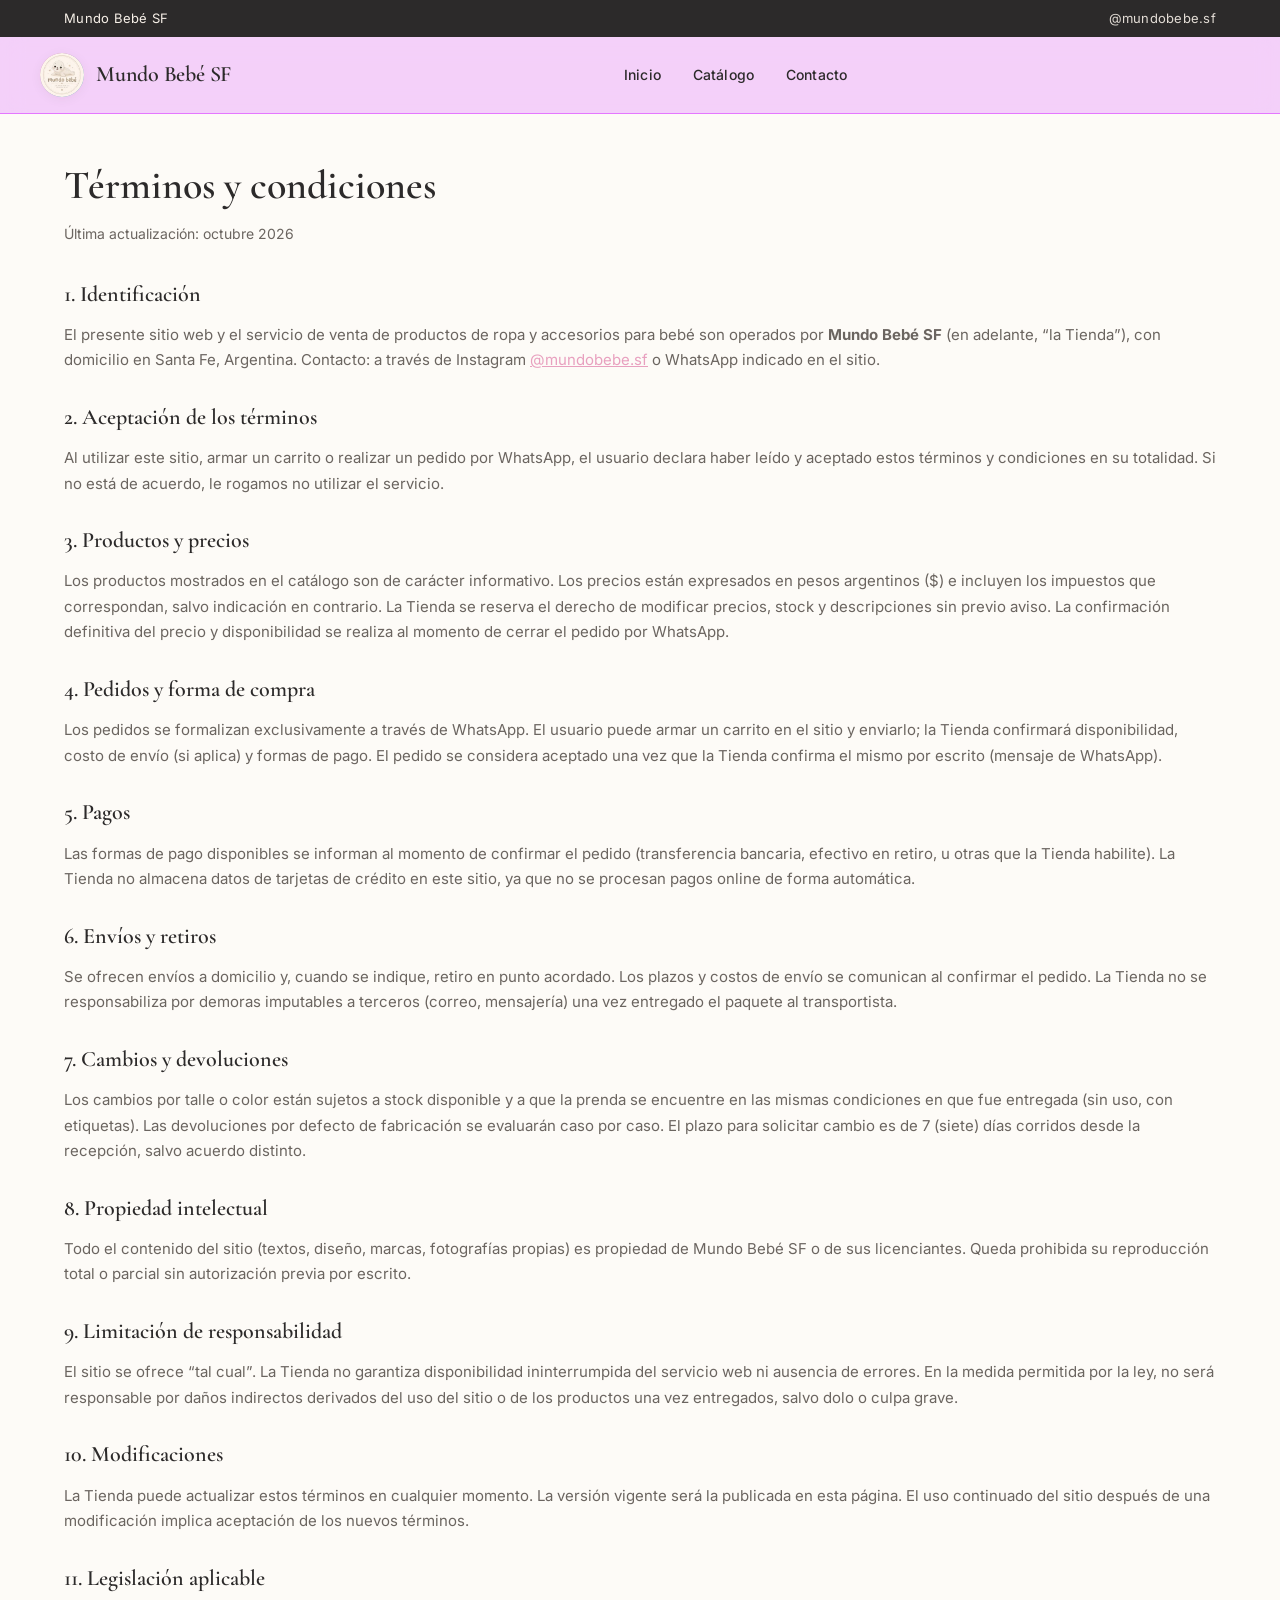
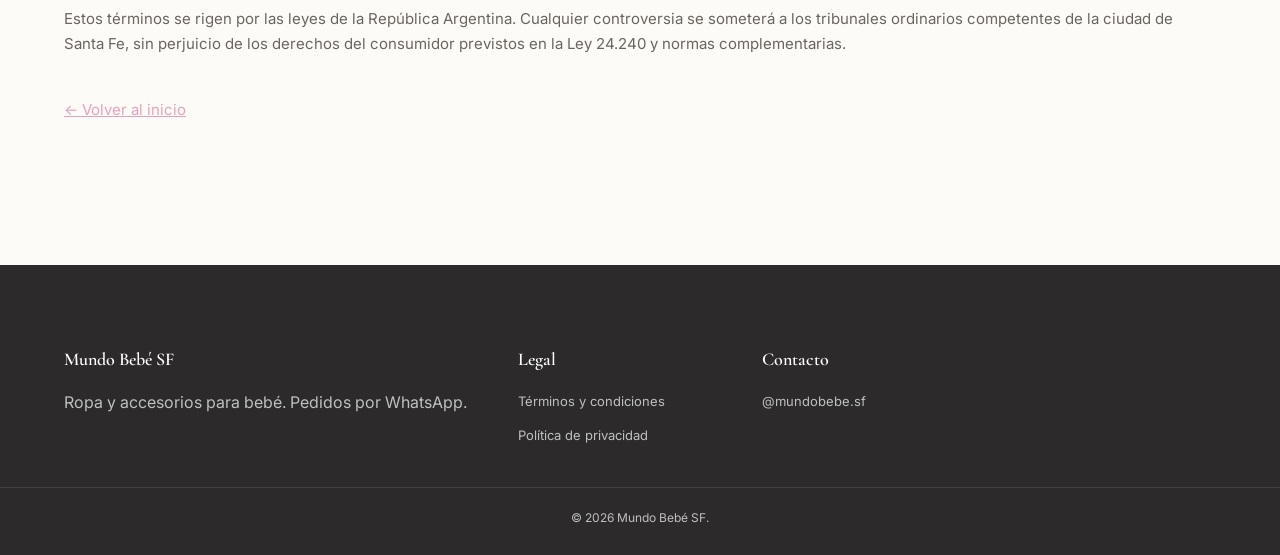
<file: pages/terminos.html>
<!DOCTYPE html>
<html lang="es">
<head>
  <meta charset="UTF-8">
  <meta name="viewport" content="width=device-width, initial-scale=1.0">
  <title>Términos y condiciones — Mundo Bebé SF</title>
  <meta name="description" content="Términos y condiciones de uso de la tienda online Mundo Bebé SF. Pedidos, envíos, cambios y devoluciones.">
  <meta name="robots" content="index, follow">
  <link rel="canonical" href="https://mundobebe.sf/pages/terminos.html">
  <link rel="stylesheet" href="../css/style.css">
  <link rel="icon" href="data:image/svg+xml,<svg xmlns='http://www.w3.org/2000/svg' viewBox='0 0 100 100'><text y='.9em' font-size='90'>👶</text></svg>">
</head>
<body>

<div class="topbar">
  <div class="container">
    <span>Mundo Bebé SF</span>
    <a href="https://www.instagram.com/mundobebe.sf/" target="_blank" rel="noopener">@mundobebe.sf</a>
  </div>
</div>

<header class="site-header">
  <nav class="nav container">
    <a href="../index.html" class="brand">
      <span class="brand-mark"><img src="../assets/instagram/logo.jpg" alt="Logo de Mundo Bebé SF"></span>
      <span class="brand-name">Mundo Bebé SF</span>
    </a>
    <ul class="nav-links" id="nav-links">
      <li><a href="../index.html">Inicio</a></li>
      <li><a href="catalogo.html">Catálogo</a></li>
      <li><a href="../index.html#contacto">Contacto</a></li>
    </ul>
    <div class="nav-actions">
      <button class="menu-toggle" id="menu-toggle" aria-label="Abrir menú">☰</button>
    </div>
  </nav>
</header>

<main class="legal-page">
  <div class="container">
    <h1>Términos y condiciones</h1>
    <p class="meta">Última actualización: octubre 2026</p>

    <h2>1. Identificación</h2>
    <p>El presente sitio web y el servicio de venta de productos de ropa y accesorios para bebé son operados por <strong>Mundo Bebé SF</strong> (en adelante, “la Tienda”), con domicilio en Santa Fe, Argentina. Contacto: a través de Instagram <a href="https://www.instagram.com/mundobebe.sf/" target="_blank" rel="noopener">@mundobebe.sf</a> o WhatsApp indicado en el sitio.</p>

    <h2>2. Aceptación de los términos</h2>
    <p>Al utilizar este sitio, armar un carrito o realizar un pedido por WhatsApp, el usuario declara haber leído y aceptado estos términos y condiciones en su totalidad. Si no está de acuerdo, le rogamos no utilizar el servicio.</p>

    <h2>3. Productos y precios</h2>
    <p>Los productos mostrados en el catálogo son de carácter informativo. Los precios están expresados en pesos argentinos ($) e incluyen los impuestos que correspondan, salvo indicación en contrario. La Tienda se reserva el derecho de modificar precios, stock y descripciones sin previo aviso. La confirmación definitiva del precio y disponibilidad se realiza al momento de cerrar el pedido por WhatsApp.</p>

    <h2>4. Pedidos y forma de compra</h2>
    <p>Los pedidos se formalizan exclusivamente a través de WhatsApp. El usuario puede armar un carrito en el sitio y enviarlo; la Tienda confirmará disponibilidad, costo de envío (si aplica) y formas de pago. El pedido se considera aceptado una vez que la Tienda confirma el mismo por escrito (mensaje de WhatsApp).</p>

    <h2>5. Pagos</h2>
    <p>Las formas de pago disponibles se informan al momento de confirmar el pedido (transferencia bancaria, efectivo en retiro, u otras que la Tienda habilite). La Tienda no almacena datos de tarjetas de crédito en este sitio, ya que no se procesan pagos online de forma automática.</p>

    <h2>6. Envíos y retiros</h2>
    <p>Se ofrecen envíos a domicilio y, cuando se indique, retiro en punto acordado. Los plazos y costos de envío se comunican al confirmar el pedido. La Tienda no se responsabiliza por demoras imputables a terceros (correo, mensajería) una vez entregado el paquete al transportista.</p>

    <h2>7. Cambios y devoluciones</h2>
    <p>Los cambios por talle o color están sujetos a stock disponible y a que la prenda se encuentre en las mismas condiciones en que fue entregada (sin uso, con etiquetas). Las devoluciones por defecto de fabricación se evaluarán caso por caso. El plazo para solicitar cambio es de 7 (siete) días corridos desde la recepción, salvo acuerdo distinto.</p>

    <h2>8. Propiedad intelectual</h2>
    <p>Todo el contenido del sitio (textos, diseño, marcas, fotografías propias) es propiedad de Mundo Bebé SF o de sus licenciantes. Queda prohibida su reproducción total o parcial sin autorización previa por escrito.</p>

    <h2>9. Limitación de responsabilidad</h2>
    <p>El sitio se ofrece “tal cual”. La Tienda no garantiza disponibilidad ininterrumpida del servicio web ni ausencia de errores. En la medida permitida por la ley, no será responsable por daños indirectos derivados del uso del sitio o de los productos una vez entregados, salvo dolo o culpa grave.</p>

    <h2>10. Modificaciones</h2>
    <p>La Tienda puede actualizar estos términos en cualquier momento. La versión vigente será la publicada en esta página. El uso continuado del sitio después de una modificación implica aceptación de los nuevos términos.</p>

    <h2>11. Legislación aplicable</h2>
    <p>Estos términos se rigen por las leyes de la República Argentina. Cualquier controversia se someterá a los tribunales ordinarios competentes de la ciudad de Santa Fe, sin perjuicio de los derechos del consumidor previstos en la Ley 24.240 y normas complementarias.</p>

    <p style="margin-top:40px"><a href="../index.html">← Volver al inicio</a></p>
  </div>
</main>

<footer>
  <div class="container footer-grid">
    <div>
      <h4>Mundo Bebé SF</h4>
      <p>Ropa y accesorios para bebé. Pedidos por WhatsApp.</p>
    </div>
    <div>
      <h4>Legal</h4>
      <ul>
        <li><a href="terminos.html">Términos y condiciones</a></li>
        <li><a href="privacidad.html">Política de privacidad</a></li>
      </ul>
    </div>
    <div>
      <h4>Contacto</h4>
      <ul>
        <li><a href="https://www.instagram.com/mundobebe.sf/" target="_blank" rel="noopener">@mundobebe.sf</a></li>
      </ul>
    </div>
  </div>
  <div class="footer-bottom">© <span id="year"></span> Mundo Bebé SF.</div>
</footer>

<script>
  document.getElementById("year").textContent = new Date().getFullYear();
  const menuToggle = document.getElementById("menu-toggle");
  const navLinks = document.getElementById("nav-links");
  if (menuToggle && navLinks) {
    menuToggle.addEventListener("click", () => navLinks.classList.toggle("open"));
  }
</script>
</body>
</html>
</file>
<file: css/style.css>
@import url("https://fonts.googleapis.com/css2?family=Cormorant+Garamond:ital,wght@0,400;0,500;0,600;0,700;1,400&family=Inter:wght@400;500;600;700&display=swap");

:root {
  /* Soft baby palette inspired by elegant pastels */
  --blush: #f8e8ee;
  --blush-deep: #e8a0bf;
  --sky: #e8f4f8;
  --sky-deep: #7eb8c9;
  --mint: #e8f5f0;
  --mint-deep: #7bc9a6;
  --cream: #fdfbf7;
  --cream-2: #f7f0e8;
  --ink: #2c2a2a;
  --ink-soft: #6b6560;
  --line: rgb(228, 119, 255);
  --white: #ffffff;
  --gold: #d4a574;
  --gold-dark: #b8874a;
  --accent: #c97b9a;

  --radius-sm: 10px;
  --radius-md: 18px;
  --radius-lg: 28px;
  --shadow-sm: 0 2px 12px rgba(44, 42, 42, 0.06);
  --shadow-md: 0 16px 40px rgba(44, 42, 42, 0.1);
  --ease: cubic-bezier(0.22, 1, 0.36, 1);
}

* {
  box-sizing: border-box;
}
html {
  scroll-behavior: smooth;
}

@media (prefers-reduced-motion: reduce) {
  html {
    scroll-behavior: auto;
  }
  *,
  *::before,
  *::after {
    animation-duration: 0.001ms !important;
    transition-duration: 0.001ms !important;
  }
}

body {
  margin: 0;
  font-family: "Inter", sans-serif;
  background: var(--cream);
  color: var(--ink);
  line-height: 1.6;
  -webkit-font-smoothing: antialiased;
}
body.entry-open {
  overflow: hidden;
}
.entry-screen {
  position: fixed;
  z-index: 200;
  inset: 0;
  display: grid;
  min-height: 100vh;
  min-height: 100dvh;
  place-items: center;
  overflow: hidden;
  background:
    repeating-linear-gradient(135deg, transparent 0 54px, rgba(86, 117, 110, 0.045) 54px 55px),
    linear-gradient(160deg, var(--blush-deep) 0%, var(--sky-deep) 100%);
  opacity: 1;
  visibility: visible;
  transition: opacity 0.55s ease, visibility 0.55s ease;
}
.entry-screen[hidden] {
  display: none;
}
.entry-screen.is-leaving {
  opacity: 0;
  visibility: hidden;
  pointer-events: none;
}
.entry-screen-content {
  display: flex;
  width: min(100% - 40px, 460px);
  flex-direction: column;
  align-items: center;
  padding: 44px 30px 38px;
  text-align: center;
  animation: entry-rise 0.75s var(--ease) both;
}
.entry-coin-stage {
  display: grid;
  width: 164px;
  height: 164px;
  margin-bottom: 24px;
  place-items: center;
  perspective: 900px;
}
.entry-coin {
  position: relative;
  width: 132px;
  height: 132px;
  transform-style: preserve-3d;
  animation: entry-coin-spin 3.2s linear infinite;
}
.entry-coin-face {
  position: absolute;
  inset: 0;
  width: 100%;
  height: 100%;
  border: 5px solid #f8e8c8;
  border-radius: 50%;
  backface-visibility: hidden;
  box-shadow: 0 12px 32px rgba(44, 42, 42, 0.18);
  object-fit: cover;
}
.entry-coin-face.front {
  transform: translateZ(6px);
}
.entry-coin-face.back {
  transform: rotateY(180deg) translateZ(6px);
}
.entry-coin-edge {
  position: absolute;
  inset: 0 auto 0 50%;
  width: 12px;
  border: 1px solid #b77f38;
  border-radius: 50%;
  background: repeating-linear-gradient(0deg, #c28c43 0 3px, #f3d18e 3px 6px);
  box-shadow: 0 8px 18px rgba(44, 42, 42, 0.16);
  transform: translateX(-50%) rotateY(90deg);
}
.entry-eyebrow {
  margin: 0 0 10px;
  color: #56756e;
  font-size: 12px;
  font-weight: 600;
  text-transform: uppercase;
}
.entry-screen h1 {
  max-width: 11ch;
  color: var(--ink);
  font-size: 38px;
  line-height: 1.05;

}
.entry-screen h1 em {
  color: #ff5f81;
  font-weight: 800;

 
}
.entry-description {
  margin: 14px 0 24px;
  color: var(--ink-soft);
  font-size: 14px;
}
.entry-button {
  display: inline-flex;
  min-height: 50px;
  align-items: center;
  justify-content: center;
  gap: 14px;
  padding: 0 24px;
  border: 0;
  border-radius: 3px;
  background: var(--ink);
  color: white;
  font-size: 14px;
  font-weight: 600;
  transition: transform 0.2s ease, background 0.2s ease;
}
.entry-button:hover {
  transform: translateY(-2px);
  background: #514b46;
}
.entry-button span {
  font-size: 20px;
  line-height: 1;
}
.entry-instagram {
  margin-top: 18px;
  color: var(--ink-soft);
  font-size: 12px;
  text-decoration: none;
}
.entry-instagram:hover {
  text-decoration: underline;
}
@keyframes entry-coin-spin {
  from { transform: rotateY(0deg); }
  to { transform: rotateY(360deg); }
}
@keyframes entry-rise {
  from { opacity: 0; transform: translateY(14px); }
  to { opacity: 1; transform: translateY(0); }
}
@media (max-width: 480px) {
  .entry-screen-content {
    padding: 30px 22px;
  }
  .entry-coin-stage {
    width: 144px;
    height: 144px;
  }
  .entry-coin {
    width: 116px;
    height: 116px;
  }
  .entry-screen h1 {
    font-size: 34px;
  }
}

h1,
h2,
h3,
.display {
  font-family: "Cormorant Garamond", serif;
  color: var(--ink);
  line-height: 1.15;
  margin: 0;
  font-weight: 600;
}

a {
  color: inherit;
}
img {
  max-width: 100%;
  display: block;
}
button {
  font-family: inherit;
  cursor: pointer;
}

.container {
  width: 100%;
  max-width: 1200px;
  margin: 0 auto;
  padding: 0 24px;
}

a:focus-visible,
button:focus-visible,
input:focus-visible,
textarea:focus-visible {
  outline: 3px solid var(--blush-deep);
  outline-offset: 2px;
}

/* ---------- Top bar ---------- */
.topbar {
  background: var(--ink);
  color: var(--cream-2);
  font-size: 13px;
  letter-spacing: 0.02em;
}
.topbar .container {
  display: flex;
  justify-content: space-between;
  align-items: center;
  padding-top: 8px;
  padding-bottom: 8px;
  gap: 12px;
  flex-wrap: wrap;
}
.topbar a {
  text-decoration: none;
  opacity: 0.9;
}
.topbar a:hover {
  opacity: 1;
  text-decoration: underline;
}

/* ---------- Header ---------- */
header.site-header {
  position: sticky;
  top: 0;
  z-index: 40;
  background: rgba(231, 149, 252, 0.42);
  backdrop-filter: blur(12px);
  border-bottom: 1px solid var(--line);
}
.nav {
  display: flex;
  align-items: center;
  justify-content: space-between;
  padding: 16px 0;
}
.brand {
  display: flex;
  align-items: center;
  gap: 12px;
  text-decoration: none;
}
.brand-mark {
  width: 44px;
  height: 44px;
  border-radius: 50%;
  background: linear-gradient(135deg, var(--blush-deep), var(--sky-deep));
  display: flex;
  align-items: center;
  justify-content: center;
  font-size: 22px;
  flex-shrink: 0;
  box-shadow: var(--shadow-sm);
  overflow: hidden;
}
.brand-mark img {
  display: block;
  width: 100%;
  height: 100%;
  border-radius: 50%;
  object-fit: cover;
}
.brand-name {
  font-family: "Cormorant Garamond", serif;
  font-weight: 600;
  font-size: 22px;
  color: var(--ink);
  letter-spacing: -0.01em;
}

.nav-links {
  display: flex;
  gap: 32px;
  list-style: none;
  margin: 0;
  padding: 0;
}
.nav-links a {
  text-decoration: none;
  font-weight: 500;
  font-size: 14px;
  color: var(--ink);
  position: relative;
  padding-bottom: 4px;
  letter-spacing: 0.01em;
}
.nav-links a::after {
  content: "";
  position: absolute;
  left: 0;
  bottom: 0;
  height: 1.5px;
  width: 0;
  background: var(--blush-deep);
  transition: width 0.35s var(--ease);
}
.nav-links a:hover::after,
.nav-links a.active::after {
  width: 100%;
}

.nav-actions {
  display: flex;
  align-items: center;
  gap: 14px;
}
.icon-btn {
  border: none;
  background: var(--white);
  width: 44px;
  height: 44px;
  border-radius: 50%;
  display: flex;
  align-items: center;
  justify-content: center;
  font-size: 18px;
  box-shadow: var(--shadow-sm);
  position: relative;
  transition: transform 0.25s var(--ease);
}
.icon-btn:hover {
  transform: translateY(-2px);
}
.cart-badge {
  position: absolute;
  top: -4px;
  right: -4px;
  background: var(--accent);
  color: white;
  font-size: 11px;
  font-weight: 700;
  width: 18px;
  height: 18px;
  border-radius: 50%;
  display: flex;
  align-items: center;
  justify-content: center;
  transform: scale(0);
  transition: transform 0.25s var(--ease);
}
.cart-badge.show {
  transform: scale(1);
}

.menu-toggle {
  display: none;
  background: none;
  border: none;
  font-size: 26px;
  color: var(--ink);
}

/* ---------- Hero (Bell-Vita inspired) ---------- */
.hero {
  padding: 80px 0 90px;
  overflow: hidden;
  position: relative;
  background: linear-gradient(
    160deg,
    var(--blush-deep) 0%,
    var(--sky-deep) 100%
  );
}
.hero .container {
  display: grid;
  grid-template-columns: 1.15fr 0.85fr;
  gap: 56px;
  align-items: center;
}
.hero-eyebrow {
  display: inline-flex;
  align-items: center;
  gap: 8px;
  background: var(--white);
  border: 1px solid var(--line);
  color: var(--ink-soft);
  font-weight: 500;
  font-size: 12px;
  padding: 7px 16px;
  border-radius: 100px;
  margin-bottom: 20px;
  letter-spacing: 0.04em;
  text-transform: uppercase;
  opacity: 0;
  animation: fadeUp 0.8s var(--ease) forwards;
}
.hero h1 {
  font-size: clamp(38px, 5.5vw, 62px);
  font-weight: 600;
  opacity: 0;
  animation: fadeUp 0.8s var(--ease) 0.08s forwards;
}
.hero h1 em {
  font-style: italic;
  color: var(--blush-deep);
  font-weight: 500;
}
.hero p.lead {
  margin-top: 20px;
  font-size: 17px;
  color: var(--ink-soft);
  max-width: 42ch;
  opacity: 0;
  animation: fadeUp 0.8s var(--ease) 0.16s forwards;
}
.hero-ctas {
  display: flex;
  gap: 14px;
  margin-top: 32px;
  flex-wrap: wrap;
  opacity: 0;
  animation: fadeUp 0.8s var(--ease) 0.24s forwards;
}

.img-about{
  border-radius: 50%;
  width: 300px;
}
.btn {
  display: inline-flex;
  align-items: center;
  gap: 8px;
  padding: 14px 28px;
  border-radius: 100px;
  font-weight: 600;
  font-size: 14px;
  border: 1.5px solid transparent;
  text-decoration: none;
  transition:
    transform 0.3s var(--ease),
    box-shadow 0.3s var(--ease),
    background 0.25s;
  letter-spacing: 0.02em;
}
.btn-primary {
  background: var(--ink);
  color: white;
  box-shadow: var(--shadow-sm);
}
.btn-primary:hover {
  transform: translateY(-3px);
  box-shadow: var(--shadow-md);
  background: #1a1818;
}
.btn-secondary {
  background: transparent;
  border-color: var(--ink);
  color: var(--ink);
}
.btn-secondary:hover {
  background: var(--ink);
  color: white;
  transform: translateY(-3px);
}
.btn-whatsapp {
  background: #25d366;
  color: white;
  border: none;
}
.btn-whatsapp:hover {
  background: #1da851;
  transform: translateY(-3px);
  box-shadow: var(--shadow-md);
}
.btn-block {
  width: 100%;
  justify-content: center;
}
.btn[disabled] {
  opacity: 0.5;
  cursor: not-allowed;
  transform: none !important;
  box-shadow: none !important;
}

.hero-art {
  position: relative;
  aspect-ratio: 4/5;
  min-height: 360px;
  border-radius: var(--radius-lg);
  overflow: hidden;
  opacity: 0;
  animation: fadeIn 1s var(--ease) 0.2s forwards;
  box-shadow: var(--shadow-md);
}
.hero-carousel,
.hero-carousel-stage,
.hero-slide,
.hero-slide img {
  width: 100%;
  height: 100%;
}
.hero-carousel {
  position: relative;
  display: block;
}
.hero-carousel-stage {
  position: relative;
  overflow: hidden;
}
.hero-slide {
  position: absolute;
  inset: 0;
  display: block;
  color: white;
  opacity: 0;
  pointer-events: none;
  text-decoration: none;
  transition: opacity 0.45s ease;
}
.hero-slide.active {
  opacity: 1;
  pointer-events: auto;
}
.hero-slide img {
  object-fit: cover;
}
.hero-slide-badge,
.hero-slide-caption {
  position: absolute;
  left: 18px;
  right: 18px;
  background: rgba(44, 42, 42, 0.78);
  backdrop-filter: blur(8px);
}
.hero-slide-badge {
  top: 18px;
  left: 18px;
  right: auto;
  padding: 6px 11px;
  border-radius: 4px;
  font-size: 11px;
  text-transform: uppercase;
}
.hero-slide-caption {
  bottom: 70px;
  display: grid;
  gap: 3px;
  padding: 13px 15px;
  border-radius: 5px;
}
.hero-slide-category {
  font-size: 11px;
  opacity: 0.82;
  text-transform: uppercase;
}
.hero-slide-caption strong {
  font-family: "Cormorant Garamond", serif;
  font-size: 23px;
  line-height: 1.15;
}
.hero-slide-description {
  font-size: 13px;
  line-height: 1.4;
}
.hero-carousel-controls {
  position: absolute;
  z-index: 2;
  right: 14px;
  bottom: 14px;
  left: 14px;
  display: flex;
  align-items: center;
  justify-content: space-between;
  gap: 8px;
}
.hero-carousel-arrow,
.hero-carousel-toggle {
  display: grid;
  width: 36px;
  height: 36px;
  flex: 0 0 36px;
  place-items: center;
  border: 1px solid rgba(255, 255, 255, 0.7);
  border-radius: 50%;
  background: rgba(44, 42, 42, 0.74);
  color: white;
  cursor: pointer;
  font-size: 21px;
  line-height: 1;
}
.hero-carousel-toggle {
  font-size: 14px;
}
.hero-carousel-dots {
  display: flex;
  align-items: center;
  justify-content: center;
  gap: 8px;
}
.hero-carousel-dot {
  width: 9px;
  height: 9px;
  flex: 0 0 9px;
  padding: 0;
  border: 1px solid white;
  border-radius: 50%;
  background: transparent;
  cursor: pointer;
}
.hero-carousel-dot.active {
  background: white;
}
.hero::before,
.hero::after {
  content: "";
  position: absolute;
  border-radius: 50%;
  animation: floatSlow 3s ease-in-out infinite;
  background: rgba(255, 255, 255, 0.12);
}
.hero::before {
  width: 200px;
  height: 200px;
  top: -50px;
  right: -50px;
  animation: floatSlow 3s ease-in-out infinite;
}
.hero::after {
  width: 140px;
  height: 140px;
  bottom: -30px;
  left: -20px;
  animation: floatSlow 3s ease-in-out infinite;
}

@keyframes fadeUp {
  from {
    opacity: 0;
    transform: translateY(20px);
  }
  to {
    opacity: 1;
    transform: translateY(0);
  }
}
@keyframes fadeIn {
  from {
    opacity: 0;
  }
  to {
    opacity: 1;
  }
}
@keyframes floatSlow {
  0%,
  100% {
    transform: translateY(0);
  }
  50% {
    transform: translateY(-14px);
  }
}

/* ---------- Category strip ---------- */
.categories {
  padding: 28px 0 48px;
}
.cat-scroll {
  display: flex;
  gap: 12px;
  overflow-x: auto;
  padding-bottom: 6px;
  scrollbar-width: thin;
}
.cat-chip {
  flex: 0 0 auto;
  display: flex;
  align-items: center;
  gap: 8px;
  background: var(--white);
  border: 1.5px solid var(--line);
  border-radius: 100px;
  padding: 10px 20px;
  font-weight: 500;
  font-size: 13px;
  color: var(--ink);
  transition: all 0.3s var(--ease);
  white-space: nowrap;
}
.cat-chip:hover,
.cat-chip.active {
  border-color: var(--blush-deep);
  background: var(--blush-deep);
  color: white;
  transform: translateY(-2px);
  box-shadow: var(--shadow-sm);
}
.cat-chip .emoji {
  font-size: 16px;
}

/* ---------- Section headers ---------- */
.section {
  padding: 64px 0;
}
.section-head {
  display: flex;
  align-items: flex-end;
  justify-content: space-between;
  margin-bottom: 36px;
  gap: 16px;
  flex-wrap: wrap;
}
.section-head h2 {
  font-size: clamp(28px, 3.6vw, 38px);
}
.section-head p {
  color: var(--ink-soft);
  margin-top: 8px;
  font-size: 15px;
}

.reveal {
  opacity: 0;
  transform: translateY(24px);
  transition:
    opacity 0.7s var(--ease),
    transform 0.7s var(--ease);
}
.reveal.in {
  opacity: 1;
  transform: translateY(0);
}

/* ---------- Product grid ---------- */
.catalog-toolbar {
  display: flex;
  align-items: center;
  gap: 16px;
  margin-bottom: 28px;
  flex-wrap: wrap;
}
.catalog-toolbar input[type="search"] {
  flex: 1;
  min-width: 200px;
  border: 1.5px solid var(--line);
  border-radius: 100px;
  padding: 12px 20px;
  font-size: 14px;
  background: var(--white);
  transition:
    border-color 0.2s,
    box-shadow 0.2s;
}
.catalog-toolbar input:focus {
  border-color: var(--blush-deep);
  box-shadow: 0 0 0 4px rgba(232, 160, 191, 0.15);
  outline: none;
}
.product-count {
  font-size: 13px;
  color: var(--ink-soft);
  font-weight: 500;
}

.grid {
  display: grid;
  grid-template-columns: repeat(4, 1fr);
  gap: 24px;
}
@media (max-width: 980px) {
  .grid {
    grid-template-columns: repeat(2, 1fr);
  }
}
@media (max-width: 560px) {
  .grid {
    grid-template-columns: 1fr 1fr;
    gap: 14px;
  }
}

.card {
  background: var(--white);
  border-radius: var(--radius-md);
  overflow: hidden;
  border: 1px solid var(--line);
  transition:
    transform 0.35s var(--ease),
    box-shadow 0.35s var(--ease);
  display: flex;
  flex-direction: column;
}
.card:hover {
  transform: translateY(-6px);
  box-shadow: var(--shadow-md);
}
.card-media {
  position: relative;
  aspect-ratio: 1/1;
  overflow: hidden;
  background: var(--cream-2);
}
.card-media img {
  width: 100%;
  height: 100%;
  object-fit: cover;
  transition: transform 0.55s var(--ease);
}
.card:hover .card-media img {
  transform: scale(1.05);
}
.badge-stock {
  position: absolute;
  top: 12px;
  left: 12px;
  background: white;
  font-size: 11px;
  font-weight: 600;
  padding: 5px 12px;
  border-radius: 100px;
  color: var(--mint-deep);
  box-shadow: var(--shadow-sm);
  letter-spacing: 0.02em;
}
.badge-out {
  background: var(--accent);
  color: white;
}
.badge-sale {
  position: absolute;
  top: 12px;
  right: 12px;
  background: var(--blush-deep);
  color: white;
  font-size: 11px;
  font-weight: 600;
  padding: 5px 12px;
  border-radius: 100px;
}
.card-body {
  padding: 18px;
  display: flex;
  flex-direction: column;
  gap: 6px;
  flex: 1;
}
.card-cat {
  font-size: 11px;
  font-weight: 600;
  text-transform: uppercase;
  letter-spacing: 0.06em;
  color: var(--gold-dark);
}
.card-title {
  font-size: 16px;
  font-weight: 600;
  color: var(--ink);
  font-family: "Cormorant Garamond", serif;
}
.card-desc {
  font-size: 13px;
  color: var(--ink-soft);
  flex: 1;
  line-height: 1.45;
}
.card-footer {
  display: flex;
  align-items: center;
  justify-content: space-between;
  margin-top: 8px;
}
.card-price {
  font-family: "Cormorant Garamond", serif;
  font-weight: 600;
  font-size: 20px;
  color: var(--ink);
}
.card-price .old {
  font-size: 13px;
  color: var(--ink-soft);
  text-decoration: line-through;
  margin-right: 6px;
  font-weight: 400;
}
.add-btn {
  border: none;
  background: var(--blush-deep);
  color: white;
  font-weight: 600;
  width: 40px;
  height: 40px;
  border-radius: 50%;
  font-size: 20px;
  transition:
    transform 0.2s var(--ease),
    background 0.2s;
  display: flex;
  align-items: center;
  justify-content: center;
}
.add-btn:hover {
  background: var(--accent);
  transform: scale(1.08);
}
.add-btn[disabled] {
  background: var(--line);
  color: var(--ink-soft);
}
.add-btn[disabled]:hover {
  transform: none;
}

.load-more-wrap {
  grid-column: 1 / -1;
  text-align: center;
  padding: 20px 0;
}

/* ---------- About ---------- */
.about {   
   background: linear-gradient(160deg, var(--blush-deep) 0%, var(--sky-deep) 100%);
    color: white;
    border-radius: var(--radius-lg);
    margin: 0 24px;
    padding: 74px 58px;
}
.about-inner {
  max-width: 1200px;
  margin: 0 auto;
  display: grid;
  grid-template-columns: 1.2fr 0.8fr;
  gap: 48px;
  align-items: center;
}
.about h2 {
  color: white;
  font-size: clamp(28px, 3.5vw, 36px);
}
.about p {
  color: rgba(255, 255, 255, 0.8);
  margin-top: 16px;
  font-size: 15px;
}
.stat-row {
  display: flex;
  gap: 36px;
  margin-top: 32px;
  flex-wrap: wrap;
}
.stat b {
  font-family: "Cormorant Garamond", serif;
  font-size: 32px;
  display: block;
  color: #f8e6ed;
}
.stat span {
  font-size: 13px;
  color: rgba(255, 255, 255, 0.65);
}
.about-art {
  font-size: 90px;
  text-align: center;
  animation: floatSlow 6s ease-in-out infinite;
  line-height: 1.2;
}
@media (max-width: 860px) {
  .about-inner {
    grid-template-columns: 1fr;
  }
  .about-art {
    order: -1;
  }
  .about {
    padding: 48px 28px;
  }
}

/* ---------- Features strip ---------- */
.features {
  display: grid;
  grid-template-columns: repeat(4, 1fr);
  gap: 24px;
  padding: 48px 0;
}
.feature-card {
  text-align: center;
  padding: 28px 16px;
  background: rgba(240, 198, 171, 0.212);
  border-radius: var(--radius-md);
  border: 1px solid var(--line);
  box-shadow: var(--shadow-sm);
}
.feature-card .ic {
  font-size: 32px;
  
  margin-bottom: 12px;
}
.feature-card h3 {
  font-size: 16px;
  margin-bottom: 6px;
}
.feature-card p {
  font-size: 13px;
  color: var(--ink-soft);
  margin: 0;
}
@media (max-width: 860px) {
  .features {
    grid-template-columns: 1fr 1fr;
  }
}
@media (max-width: 480px) {
  .features {
    grid-template-columns: 1fr;
  }
}

/* ---------- Contact ---------- */
.contact-grid {
  display: grid;
  grid-template-columns: 1fr 1fr;
  gap: 40px;
}
@media (max-width: 860px) {
  .contact-grid {
    grid-template-columns: 1fr;
  }
}
.info-card {
  background: var(--white);
  border: 1px solid var(--line);
  border-radius: var(--radius-md);
  padding: 22px;
  display: flex;
  gap: 14px;
  margin-bottom: 12px;
  align-items: flex-start;
}
.info-card .ic {
  font-size: 22px;
}
.info-card b {
  display: block;
  color: var(--ink);
  font-size: 14px;
}
.info-card span {
  color: var(--ink-soft);
  font-size: 13px;
}

.form-card {
  background: var(--white);
  border: 1px solid var(--line);
  border-radius: var(--radius-md);
  padding: 28px;
}
.field {
  margin-bottom: 16px;
}
.field label {
  display: block;
  font-weight: 600;
  font-size: 13px;
  margin-bottom: 6px;
  color: var(--ink);
}
.field input,
.field textarea {
  width: 100%;
  border: 1.5px solid var(--line);
  border-radius: var(--radius-sm);
  padding: 12px 14px;
  font-family: inherit;
  font-size: 14px;
  transition:
    border-color 0.2s,
    box-shadow 0.2s;
  background: var(--cream);
}
.field input:focus,
.field textarea:focus {
  border-color: var(--blush-deep);
  box-shadow: 0 0 0 4px rgba(232, 160, 191, 0.15);
  outline: none;
}
.field textarea {
  min-height: 110px;
  resize: vertical;
}

/* ---------- Legal pages ---------- */
.legal-page {
  padding: 48px 0 80px;
}
.legal-page h1 {
  font-size: clamp(28px, 4vw, 40px);
  margin-bottom: 12px;
}
.legal-page .meta {
  color: var(--ink-soft);
  font-size: 14px;
  margin-bottom: 36px;
}
.legal-page h2 {
  font-size: 22px;
  margin: 32px 0 12px;
}
.legal-page h3 {
  font-size: 17px;
  margin: 24px 0 8px;
}
.legal-page p,
.legal-page li {
  color: var(--ink-soft);
  font-size: 15px;
  line-height: 1.7;
}
.legal-page ul {
  padding-left: 20px;
}
.legal-page a {
  color: var(--blush-deep);
  text-decoration: underline;
}

/* ---------- Footer ---------- */
footer {
  background: var(--ink);
  color: rgba(255, 255, 255, 0.7);
  padding: 56px 0 28px;
  margin-top: 48px;
}
.footer-grid {
  display: grid;
  grid-template-columns: 2fr 1fr 1fr 1fr;
  gap: 36px;
}
@media (max-width: 860px) {
  .footer-grid {
    grid-template-columns: 1fr 1fr;
  }
}
@media (max-width: 520px) {
  .footer-grid {
    grid-template-columns: 1fr;
  }
}
footer h4 {
  color: white;
  font-family: "Cormorant Garamond", serif;
  font-size: 18px;
  margin-bottom: 14px;
  font-weight: 600;
}
footer ul {
  list-style: none;
  padding: 0;
  margin: 0;
  display: flex;
  flex-direction: column;
  gap: 8px;
}
footer a {
  text-decoration: none;
  font-size: 13px;
}
footer a:hover {
  text-decoration: underline;
  color: white;
}
.footer-bottom {
  text-align: center;
  font-size: 12px;
  margin-top: 40px;
  border-top: 1px solid rgba(255, 255, 255, 0.1);
  padding-top: 20px;
}

/* ---------- Floating buttons ---------- */
.fab-whatsapp {
  position: fixed;
  bottom: 24px;
  left: 24px;
  z-index: 50;
  background: #25d366;
  color: white;
  width: 58px;
  height: 58px;
  border-radius: 50%;
  display: flex;
  align-items: center;
  justify-content: center;
  font-size: 28px;
  border: none;
  box-shadow: 0 8px 24px rgba(37, 211, 102, 0.4);
  transition: transform 0.25s var(--ease);
}
.fab-whatsapp:hover {
  transform: scale(1.08);
}
.fab-cart {
  position: fixed;
  bottom: 24px;
  right: 24px;
  z-index: 50;
  background: var(--ink);
  color: white;
  width: 58px;
  height: 58px;
  border-radius: 50%;
  display: flex;
  align-items: center;
  justify-content: center;
  font-size: 24px;
  border: none;
  box-shadow: var(--shadow-md);
  position: relative;
  transition: transform 0.25s var(--ease);
}
.fab-cart:hover {
  transform: scale(1.08);
}
.fab-cart .cart-badge {
  top: 2px;
  right: 2px;
}

/* ---------- Cart drawer ---------- */
.overlay {
  position: fixed;
  inset: 0;
  background: rgba(44, 42, 42, 0.4);
  z-index: 60;
  opacity: 0;
  pointer-events: none;
  transition: opacity 0.3s;
}
.overlay.open {
  opacity: 1;
  pointer-events: auto;
}
.drawer {
  position: fixed;
  top: 0;
  right: 0;
  width: min(400px, 100%);
  height: 100%;
  background: var(--cream);
  z-index: 70;
  transform: translateX(100%);
  transition: transform 0.35s var(--ease);
  display: flex;
  flex-direction: column;
  box-shadow: -8px 0 40px rgba(0, 0, 0, 0.12);
}
.drawer.open {
  transform: translateX(0);
}
.drawer-head {
  display: flex;
  align-items: center;
  justify-content: space-between;
  padding: 20px 24px;
  border-bottom: 1px solid var(--line);
}
.drawer-head h3 {
  font-size: 20px;
}
.drawer-close {
  background: none;
  border: none;
  font-size: 22px;
  color: var(--ink-soft);
  padding: 4px;
}
.drawer-items {
  flex: 1;
  overflow-y: auto;
  padding: 16px 24px;
}
.drawer-empty {
  text-align: center;
  padding: 48px 16px;
  color: var(--ink-soft);
  font-size: 14px;
}
.drawer-empty .emoji {
  font-size: 40px;
  display: block;
  margin-bottom: 12px;
}
.cart-item {
  display: flex;
  gap: 14px;
  padding: 14px 0;
  border-bottom: 1px solid var(--line);
}
.cart-item img {
  width: 72px;
  height: 72px;
  object-fit: cover;
  border-radius: var(--radius-sm);
  background: var(--cream-2);
}
.ci-info {
  flex: 1;
}
.ci-title {
  font-weight: 600;
  font-size: 14px;
  margin-bottom: 2px;
}
.ci-price {
  font-size: 13px;
  color: var(--ink-soft);
  margin-bottom: 8px;
}
.qty-control {
  display: flex;
  align-items: center;
  gap: 8px;
}
.qty-control button {
  width: 28px;
  height: 28px;
  border-radius: 50%;
  border: 1px solid var(--line);
  background: var(--white);
  font-size: 14px;
  display: flex;
  align-items: center;
  justify-content: center;
}
.qty-control span {
  font-weight: 600;
  font-size: 14px;
  min-width: 20px;
  text-align: center;
}
.remove-item {
  background: none !important;
  border: none !important;
  color: var(--accent) !important;
  font-size: 12px !important;
  width: auto !important;
  height: auto !important;
  margin-left: 8px;
  text-decoration: underline;
}
.drawer-foot {
  padding: 20px 24px;
  border-top: 1px solid var(--line);
  background: var(--white);
}
.drawer-total {
  display: flex;
  justify-content: space-between;
  font-weight: 600;
  font-size: 16px;
  margin-bottom: 14px;
}

/* ---------- Toast ---------- */
.toast {
  position: fixed;
  bottom: 100px;
  left: 50%;
  transform: translateX(-50%) translateY(20px);
  background: var(--ink);
  color: white;
  padding: 12px 24px;
  border-radius: 100px;
  font-size: 14px;
  font-weight: 500;
  z-index: 100;
  opacity: 0;
  pointer-events: none;
  transition:
    opacity 0.3s,
    transform 0.3s;
  white-space: nowrap;
  box-shadow: var(--shadow-md);
}
.toast.show {
  opacity: 1;
  transform: translateX(-50%) translateY(0);
}

/* ---------- Catalog loading ---------- */
.catalog-loading {
  text-align: center;
  padding: 60px 20px;
  color: var(--ink-soft);
  font-size: 15px;
}

/* ---------- Responsive nav ---------- */
@media (max-width: 860px) {
  .nav-links {
    display: none;
    position: absolute;
    top: 100%;
    left: 0;
    right: 0;
    background: var(--cream);
    flex-direction: column;
    padding: 16px 24px;
    border-bottom: 1px solid var(--line);
    gap: 0;
    box-shadow: var(--shadow-sm);
  }
  .nav-links.open {
    display: flex;
  }
  .nav-links li {
    border-bottom: 1px solid var(--line);
  }
  .nav-links a {
    display: block;
    padding: 14px 0;
  }
  .menu-toggle {
    display: block;
  }
  .hero .container {
    grid-template-columns: 1fr;
    gap: 36px;
  }
  .hero-art {
    max-width: 320px;
    margin: 0 auto;
  }
  .hero {
    padding: 48px 0 56px;
  }
}

/* ---------- Product detail page ---------- */
.pdp {
  padding: 40px 0 80px;
}
.pdp-breadcrumb {
  font-size: 13px;
  color: var(--ink-soft);
  margin-bottom: 28px;
  display: flex;
  flex-wrap: wrap;
  gap: 6px;
  align-items: center;
}
.pdp-breadcrumb a {
  text-decoration: none;
  color: var(--ink-soft);
}
.pdp-breadcrumb a:hover {
  color: var(--blush-deep);
  text-decoration: underline;
}
.pdp-breadcrumb .sep {
  opacity: 0.5;
}
.pdp-grid {
  display: grid;
  grid-template-columns: 1.05fr 0.95fr;
  gap: 48px;
  align-items: start;
}
@media (max-width: 900px) {
  .pdp-grid {
    grid-template-columns: 1fr;
    gap: 32px;
  }
}
.pdp-gallery {
  position: sticky;
  top: 100px;
}
.pdp-main-img {
  position: relative;
  aspect-ratio: 1/1;
  border-radius: var(--radius-lg);
  overflow: hidden;
  background: var(--cream-2);
  border: 1px solid var(--line);
  margin-bottom: 14px;
}
.pdp-gallery-nav {
  position: absolute;
  top: 50%;
  display: grid;
  width: 40px;
  height: 40px;
  place-items: center;
  transform: translateY(-50%);
  border: 1px solid var(--line);
  border-radius: 50%;
  background: rgba(255, 255, 255, 0.9);
  color: var(--ink);
  cursor: pointer;
  font-size: 28px;
  line-height: 1;
}
.pdp-gallery-nav.prev { left: 12px; }
.pdp-gallery-nav.next { right: 12px; }
.pdp-gallery-count {
  position: absolute;
  right: 12px;
  bottom: 12px;
  padding: 4px 8px;
  border-radius: 12px;
  background: rgba(255, 255, 255, 0.9);
  color: var(--ink);
  font-size: 12px;
}
.pdp-main-img img {
  width: 100%;
  height: 100%;
  object-fit: cover;
}
.pdp-thumbs {
  display: flex;
  gap: 10px;
  flex-wrap: wrap;
}
.pdp-thumb {
  width: 72px;
  height: 72px;
  border-radius: var(--radius-sm);
  overflow: hidden;
  border: 2px solid transparent;
  cursor: pointer;
  background: var(--cream-2);
  padding: 0;
  transition: border-color 0.2s;
}
.pdp-thumb.active,
.pdp-thumb:hover {
  border-color: var(--blush-deep);
}
.pdp-thumb img {
  width: 100%;
  height: 100%;
  object-fit: cover;
}
.pdp-info .pdp-cat {
  font-size: 12px;
  font-weight: 600;
  text-transform: uppercase;
  letter-spacing: 0.06em;
  color: var(--gold-dark);
  margin-bottom: 8px;
}
.pdp-info h1 {
  font-size: clamp(26px, 3.5vw, 36px);
  margin-bottom: 12px;
}
.pdp-price-row {
  display: flex;
  align-items: baseline;
  gap: 12px;
  margin-bottom: 8px;
}
.pdp-price {
  font-family: "Cormorant Garamond", serif;
  font-size: 28px;
  font-weight: 600;
}
.pdp-price-old {
  font-size: 16px;
  color: var(--ink-soft);
  text-decoration: line-through;
}
.pdp-stock {
  font-size: 13px;
  font-weight: 600;
  color: var(--mint-deep);
  margin-bottom: 20px;
}
.pdp-stock.out {
  color: var(--accent);
}
.pdp-desc {
  color: var(--ink-soft);
  font-size: 15px;
  line-height: 1.7;
  margin-bottom: 28px;
}
.pdp-option {
  margin-bottom: 22px;
}
.pdp-option label {
  display: block;
  font-weight: 600;
  font-size: 13px;
  margin-bottom: 10px;
  color: var(--ink);
}
.pdp-sizes,
.pdp-colors {
  display: flex;
  flex-wrap: wrap;
  gap: 8px;
}
.pdp-size-btn {
  min-width: 48px;
  height: 42px;
  padding: 0 14px;
  border: 1.5px solid var(--line);
  border-radius: 10px;
  background: var(--white);
  font-weight: 600;
  font-size: 13px;
  color: var(--ink);
  transition: all 0.2s;
}
.pdp-size-btn:hover {
  border-color: var(--blush-deep);
}
.pdp-size-btn.active {
  border-color: var(--ink);
  background: var(--ink);
  color: white;
}
.pdp-size-btn:disabled {
  opacity: 0.35;
  cursor: not-allowed;
  text-decoration: line-through;
}
.pdp-color-btn {
  width: 36px;
  height: 36px;
  border-radius: 50%;
  border: 2px solid transparent;
  cursor: pointer;
  padding: 2px;
  background: transparent;
  transition: border-color 0.2s, transform 0.2s;
}
.pdp-color-btn span {
  display: block;
  width: 100%;
  height: 100%;
  border-radius: 50%;
  border: 1px solid rgba(0,0,0,0.08);
}
.pdp-color-btn.active {
  border-color: var(--ink);
  transform: scale(1.08);
}
.pdp-qty {
  display: flex;
  align-items: center;
  gap: 0;
  border: 1.5px solid var(--line);
  border-radius: 100px;
  width: fit-content;
  overflow: hidden;
  background: var(--white);
}
.pdp-qty button {
  width: 42px;
  height: 42px;
  border: none;
  background: transparent;
  font-size: 18px;
  color: var(--ink);
}
.pdp-qty span {
  min-width: 36px;
  text-align: center;
  font-weight: 600;
  font-size: 14px;
}
.pdp-actions {
  display: flex;
  flex-wrap: wrap;
  gap: 12px;
  margin-top: 28px;
}
.pdp-actions .btn {
  flex: 1;
  min-width: 160px;
  justify-content: center;
}
.pdp-meta {
  margin-top: 36px;
  border-top: 1px solid var(--line);
  padding-top: 24px;
}
.pdp-meta-row {
  display: grid;
  grid-template-columns: 120px 1fr;
  gap: 8px;
  font-size: 14px;
  padding: 8px 0;
  border-bottom: 1px solid var(--line);
}
.pdp-meta-row:last-child {
  border-bottom: none;
}
.pdp-meta-row dt {
  font-weight: 600;
  color: var(--ink);
}
.pdp-meta-row dd {
  margin: 0;
  color: var(--ink-soft);
}
.pdp-tabs {
  margin-top: 48px;
  border-top: 1px solid var(--line);
  padding-top: 32px;
}
.pdp-tabs h2 {
  font-size: 22px;
  margin-bottom: 14px;
}
.pdp-tabs p,
.pdp-tabs li {
  color: var(--ink-soft);
  font-size: 15px;
  line-height: 1.7;
}
.pdp-related {
  margin-top: 64px;
}
.pdp-related h2 {
  font-size: 28px;
  margin-bottom: 28px;
}
.card-link {
  text-decoration: none;
  color: inherit;
  display: flex;
  flex-direction: column;
  height: 100%;
}
.card-link .card-body {
  flex: 1;
}
.card {
  cursor: pointer;
}

/* ---------- Hero refinements (Bell-Vita inspired full feel) ---------- */
.hero-scroll {
  position: absolute;
  bottom: 28px;
  left: 50%;
  transform: translateX(-50%);
  font-size: 12px;
  letter-spacing: 0.12em;
  text-transform: uppercase;
  color: rgba(255,255,255,0.75);
  display: flex;
  flex-direction: column;
  align-items: center;
  gap: 6px;
  animation: floatSlow 3s ease-in-out infinite;
}
.hero h1 {
  color: white;
}
.hero h1 em {
  color: rgba(255,255,255,0.9);
}
.hero p.lead {
  color: rgba(255,255,255,0.85);
}
.hero .btn-primary {
  background: white;
  color: var(--ink);
}
.hero .btn-primary:hover {
  background: var(--cream);
}
.hero .btn-secondary {
  border-color: white;
  color: white;
}
.hero .btn-secondary:hover {
  background: white;
  color: var(--ink);
}
.hero-eyebrow {
  background: rgba(255,255,255,0.95);
}
.fab-whatsapp {
    position: fixed;
    bottom: 20px;
    right: 20px;
    width: 60px;
    height: 60px;
    background-color: #25D366; /* Verde oficial de WhatsApp */
    color: white;
    border: none;
    border-radius: 50%;
    display: flex;
    align-items: center;
    justify-content: center;
    cursor: pointer;
    z-index: 9999; /* Asegura que quede por encima de todo */
    text-decoration: none;
    
    /* 1. Activa la animación: nombre, duración, suavizado e infinita */
    animation: pulso-whatsapp 2s infinite;
    
    /* Suaviza transiciones si pones el cursor encima */
    transition: transform 0.3s ease; 
}

/* Efecto opcional: se agranda un poco al pasar el mouse */
.fab-whatsapp:hover {
    transform: scale(1.1); 
}

/* 2. La magia del efecto de pulsación */
@keyframes pulso-whatsapp {
    0% {
        transform: scale(0.95);
        box-shadow: 0 0 0 0 rgba(37, 211, 102, 0.7);
    }
    
    70% {
        transform: scale(1);
        /* Crea la onda expansiva verde que se va estirando */
        box-shadow: 0 0 0 15px rgba(37, 211, 102, 0);
    }
    
    100% {
        transform: scale(0.95);
        box-shadow: 0 0 0 0 rgba(37, 211, 102, 0);
    }
}
</file>
